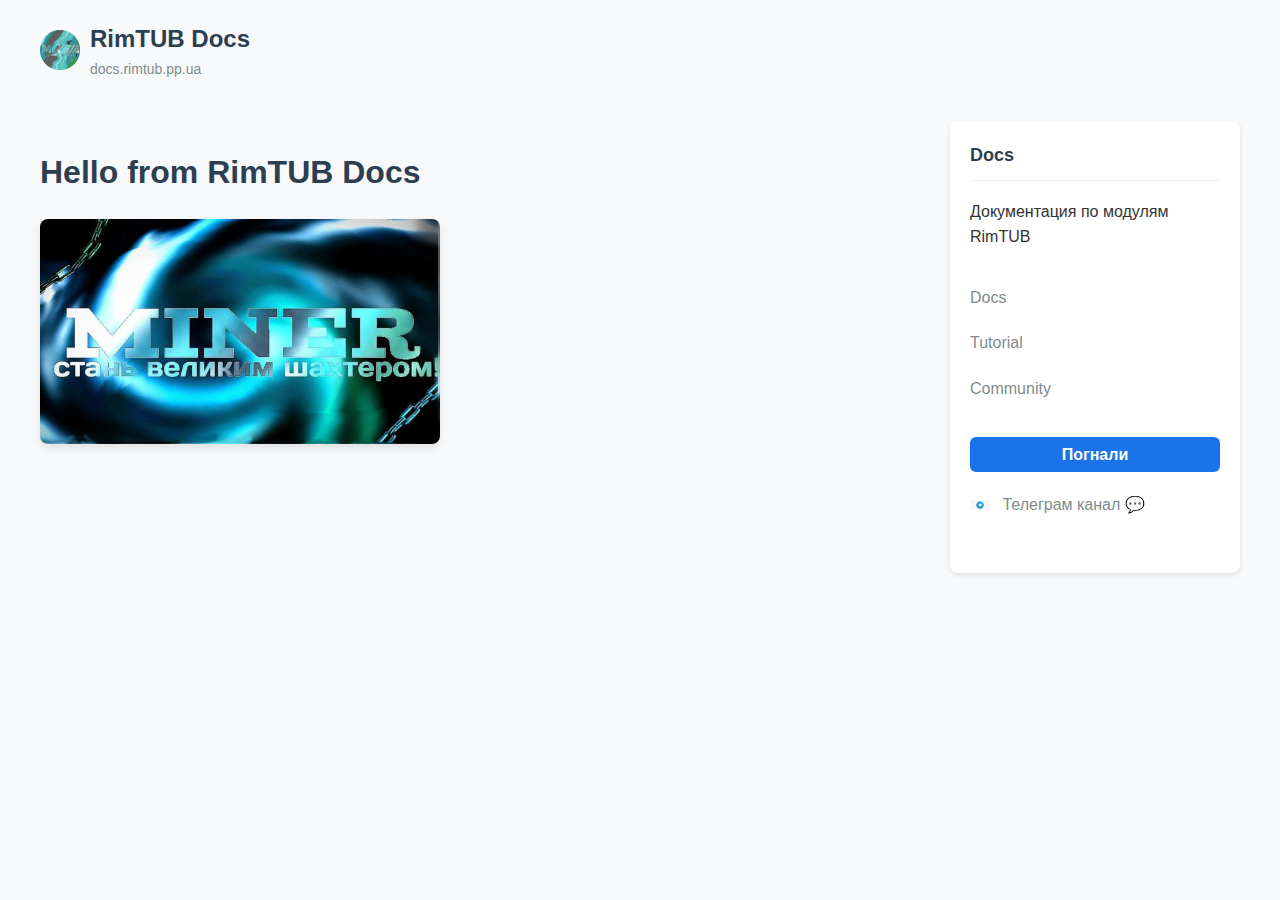
<file: index.html>
<!DOCTYPE html>
<html lang="ru">
<head>
    <meta charset="UTF-8">
    <meta name="viewport" content="width=device-width, initial-scale=1.0">
    <title>RimTUB Docs</title>
    <link rel="stylesheet" href="styles/main.css">
</head>
<body>
    <div class="container">
        <header class="header">
            <div class="logo">
                <img src="pics/logo.png" alt="RimTUB Logo">
                <div class="logo-text">
                    <h1>RimTUB Docs</h1>
                    <div class="domain">docs.rimtub.pp.ua</div>
                </div>
            </div>
        </header>

        <div class="main-content">
            <div class="welcome-section">
                <h2>Hello from RimTUB Docs</h2>
                <img src="pics/welcome-pic.jpg" alt="Welcome to RimTUB Docs" class="welcome-image">
            </div>

            <aside class="sidebar">
                <div class="sidebar-section">
                    <h3>Docs</h3>
                    <p>Документация по модулям RimTUB</p>
                </div>

                <div class="sidebar-section">
                    <ul>
                        <li><a href="#">Docs</a></li>
                        <li><a href="#">Tutorial</a></li>
                        <li><a href="#">Community</a></li>
                    </ul>
                </div>

                <div class="sidebar-section">
                    <a href="intro.html" class="action-button" style="background-color: #1a73e8; color: white; font-weight: bold;">Погнали</a>
                    <a href="https://t.me/rimtub" class="telegram-link" target="_blank">
                        <img src="pics/telegram.jpg" alt="Telegram">
                        Телеграм канал 💬
                    </a>
                </div>
            </aside>
        </div>
    </div>
</body>
</html>
</file>
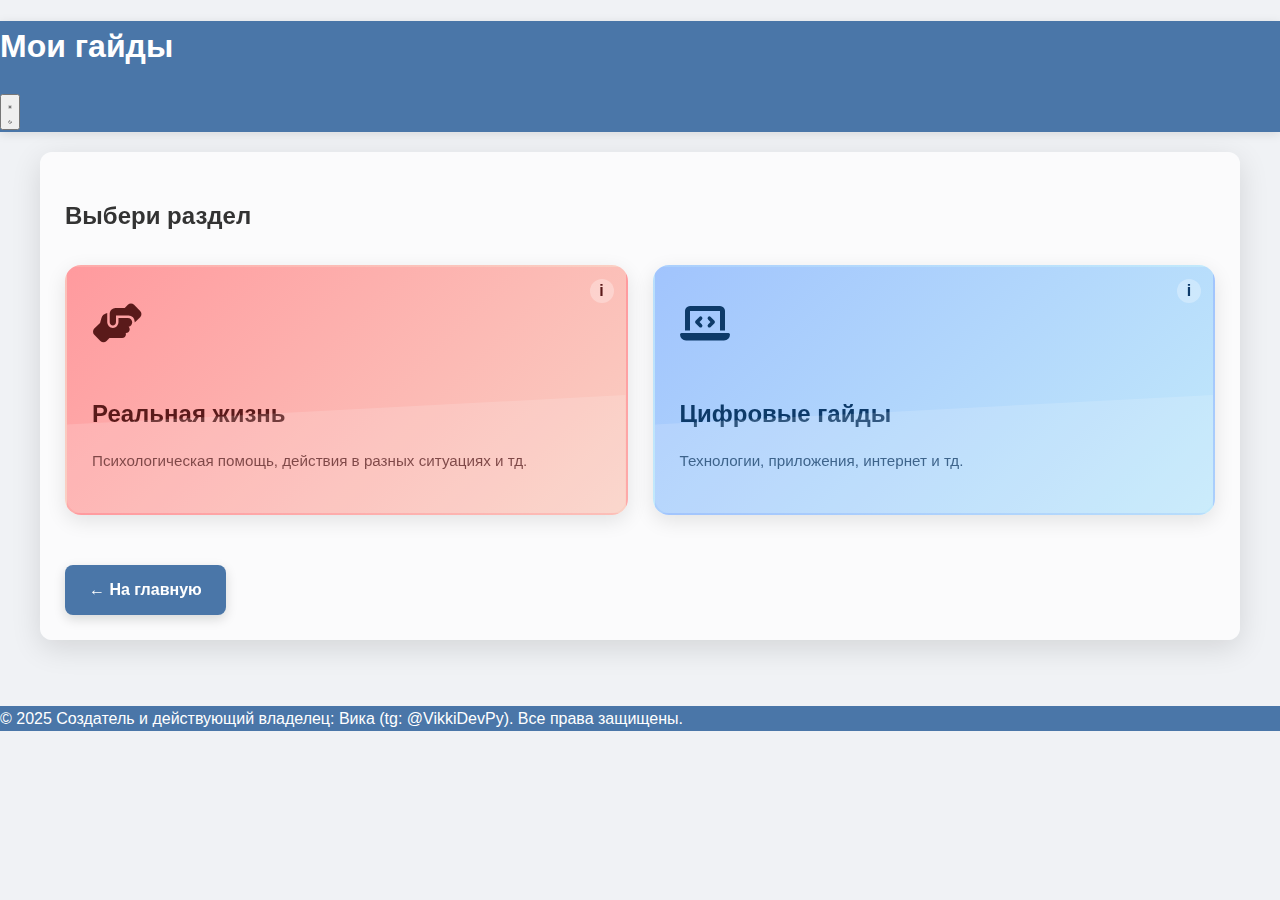
<file: guides-list/index.html>
<!DOCTYPE html>
<html lang="ru">
<head>
    <meta charset="UTF-8">
    <meta name="viewport" content="width=device-width, initial-scale=1.0">
    <title>Мои гайды</title>
    <link rel="stylesheet" href="../styles/main.css">
    <link rel="stylesheet" href="../styles/theme.css">
    <link rel="stylesheet" href="https://cdnjs.cloudflare.com/ajax/libs/font-awesome/6.4.0/css/all.min.css">
    <style>
        /* Стили для информационных иконок и подсказок */
        .info-icon {
            position: absolute;
            top: 12px;
            right: 12px;
            width: 24px;
            height: 24px;
            border-radius: 50%;
            background: rgba(255, 255, 255, 0.3);
            display: flex;
            align-items: center;
            justify-content: center;
            cursor: pointer;
            z-index: 3;
            transition: all 0.3s ease;
            font-weight: bold;
            font-size: 16px;
            color: currentColor;
        }

        .info-icon:hover {
            background: rgba(255, 255, 255, 0.5);
            transform: scale(1.1);
        }

        .tooltip {
            position: absolute;
            top: 50%;
            left: 50%;
            transform: translate(-50%, -50%);
            width: 280px;
            background: var(--content-bg);
            backdrop-filter: blur(10px);
            border-radius: 12px;
            box-shadow: var(--content-shadow);
            padding: 20px;
            z-index: 10;
            opacity: 0;
            pointer-events: none;
            transition: opacity 0.3s ease;
            border: var(--content-border, none);
        }

        .tooltip.visible {
            opacity: 1;
            pointer-events: auto;
        }

        .tooltip-header {
            display: flex;
            justify-content: space-between;
            align-items: center;
            margin-bottom: 12px;
        }

        .tooltip-title {
            font-size: 1.2rem;
            font-weight: bold;
            color: var(--text-color);
        }

        .tooltip-close {
            background: none;
            border: none;
            font-size: 1.5rem;
            cursor: pointer;
            color: var(--text-color);
            transition: transform 0.3s ease;
            line-height: 1;
        }

        .tooltip-close:hover {
            transform: rotate(90deg);
            color: var(--icon-primary);
        }

        .tooltip-content {
            color: var(--text-color);
            font-size: 0.95rem;
            line-height: 1.5;
        }

        .tooltip-content ul {
            padding-left: 20px;
            margin: 10px 0;
        }

        .tooltip-content li {
            margin-bottom: 5px;
        }

        .tooltip-timer {
            position: absolute;
            bottom: 0;
            left: 0;
            width: 100%;
            height: 4px;
            background: rgba(0, 0, 0, 0.1);
            border-radius: 0 0 12px 12px;
            overflow: hidden;
        }

        .tooltip-timer-bar {
            height: 100%;
            background: var(--icon-primary);
            width: 100%;
        }
    </style>
</head>
<body>
    <header>
        <h1>Мои гайды</h1>
        <button class="theme-toggle" id="themeToggle" aria-label="Переключить тему">
            <img src="../images/sun-icon.svg" alt="Светлая тема" class="icon icon-sun">
            <img src="../images/moon-icon.svg" alt="Тёмная тема" class="icon icon-moon">
        </button>
    </header>
    
    <main class="container">
        <section class="section">
            <div class="content">
                <h2>Выбери раздел</h2>
                
                <div class="guide-categories">
                    <!-- Кнопка "Реальная жизнь" -->
                    <a href="real-life/index.html" class="guide-category-button real-life">
                        <div class="button-icon">
                            <i class="fas fa-hands-helping"></i>
                        </div>
                        <div class="button-content">
                            <h3>Реальная жизнь</h3>
                            <p>Психологическая помощь, действия в разных ситуациях и тд.</p>
                        </div>
                        <div class="button-wave"></div>
                        
                        <!-- Иконка информации -->
                        <div class="info-icon" data-tooltip="real-life-tooltip">i</div>
                    </a>
                    
                    <!-- Кнопка "Цифровые гайды" -->
                    <a href="virtual-guides/index.html" class="guide-category-button digital">
                        <div class="button-icon">
                            <i class="fas fa-laptop-code"></i>
                        </div>
                        <div class="button-content">
                            <h3>Цифровые гайды</h3>
                            <p>Технологии, приложения, интернет и тд.</p>
                        </div>
                        <div class="button-wave"></div>
                        
                        <!-- Иконка информации -->
                        <div class="info-icon" data-tooltip="digital-tooltip">i</div>
                    </a>
                </div>
                
                <a href="../index.html" class="guide-button">← На главную</a>
            </div>
        </section>
    </main>
    
    <!-- Подсказка для "Реальная жизнь" -->
    <div class="tooltip" id="real-life-tooltip">
        <div class="tooltip-header">
            <div class="tooltip-title">Реальная жизнь</div>
            <button class="tooltip-close">&times;</button>
        </div>
        <div class="tooltip-content">
            <p>В этой разделе будут гайды по:</p>
            <ul>
                <li>Выживанию в разных условиях</li>
                <li>Финансам</li>
                <li>Поведению в разных ситуациях</li>
                <li>Прокачке своего тела</li>
                <li>Профилактике депрессии и тд.</li>
            </ul>
        </div>
        <div class="tooltip-timer">
            <div class="tooltip-timer-bar"></div>
        </div>
    </div>
    
    <!-- Подсказка для "Цифровые гайды" -->
    <div class="tooltip" id="digital-tooltip">
        <div class="tooltip-header">
            <div class="tooltip-title">Цифровые гайды</div>
            <button class="tooltip-close">&times;</button>
        </div>
        <div class="tooltip-content">
            <p>В этом разделе будут гайды по:</p>
            <ul>
                <li>Telegram ботам</li>
                <li>Играм</li>
                <li>Программтрованию</li>
                <li>Работе с компьютером</li>
                <li>Фишкам разных ОП</li>
            </ul>
        </div>
        <div class="tooltip-timer">
            <div class="tooltip-timer-bar"></div>
        </div>
    </div>
    
    <footer>
        <p>© 2025 Создатель и действующий владелец: Вика (tg: @VikkiDevPy). Все права защищены.</p>
    </footer>

    <script src="../scripts/main.js"></script>
    <script>
        document.addEventListener('DOMContentLoaded', function() {
            // Обработчики для информационных иконок
            const infoIcons = document.querySelectorAll('.info-icon');
            const tooltips = document.querySelectorAll('.tooltip');
            const closeButtons = document.querySelectorAll('.tooltip-close');
            
            let activeTooltip = null;
            let closeTimer = null;
            
            // Функция для показа подсказки
            function showTooltip(tooltipId) {
                // Скрываем предыдущую подсказку
                if (activeTooltip) {
                    activeTooltip.classList.remove('visible');
                }
                
                // Находим и показываем новую подсказку
                const tooltip = document.getElementById(tooltipId);
                if (tooltip) {
                    tooltip.classList.add('visible');
                    activeTooltip = tooltip;
                    
                    // Запускаем таймер закрытия
                    startAutoCloseTimer();
                    
                    // Анимация таймера
                    const timerBar = tooltip.querySelector('.tooltip-timer-bar');
                    timerBar.style.transition = 'width 10s linear';
                    timerBar.style.width = '0%';
                    
                    // Запускаем анимацию после небольшой задержки
                    setTimeout(() => {
                        timerBar.style.width = '100%';
                    }, 10);
                }
            }
            
            // Функция для скрытия подсказки
            function hideTooltip() {
                if (activeTooltip) {
                    activeTooltip.classList.remove('visible');
                    activeTooltip = null;
                    clearTimeout(closeTimer);
                }
            }
            
            // Таймер автоматического закрытия
            function startAutoCloseTimer() {
                clearTimeout(closeTimer);
                closeTimer = setTimeout(hideTooltip, 10000);
            }
            
            // Назначаем обработчики для иконок информации
            infoIcons.forEach(icon => {
                icon.addEventListener('click', function(e) {
                    e.preventDefault();
                    e.stopPropagation();
                    const tooltipId = this.getAttribute('data-tooltip');
                    showTooltip(tooltipId);
                });
            });
            
            // Назначаем обработчики для кнопок закрытия
            closeButtons.forEach(button => {
                button.addEventListener('click', function(e) {
                    e.stopPropagation();
                    hideTooltip();
                });
            });
            
            // Закрытие при клике вне подсказки
            document.addEventListener('click', function(e) {
                if (activeTooltip && !activeTooltip.contains(e.target)) {
                    hideTooltip();
                }
            });
            
            // Закрытие при нажатии Esc
            document.addEventListener('keydown', function(e) {
                if (e.key === 'Escape' && activeTooltip) {
                    hideTooltip();
                }
            });
        });
    </script>
</body>
</html>
</file>
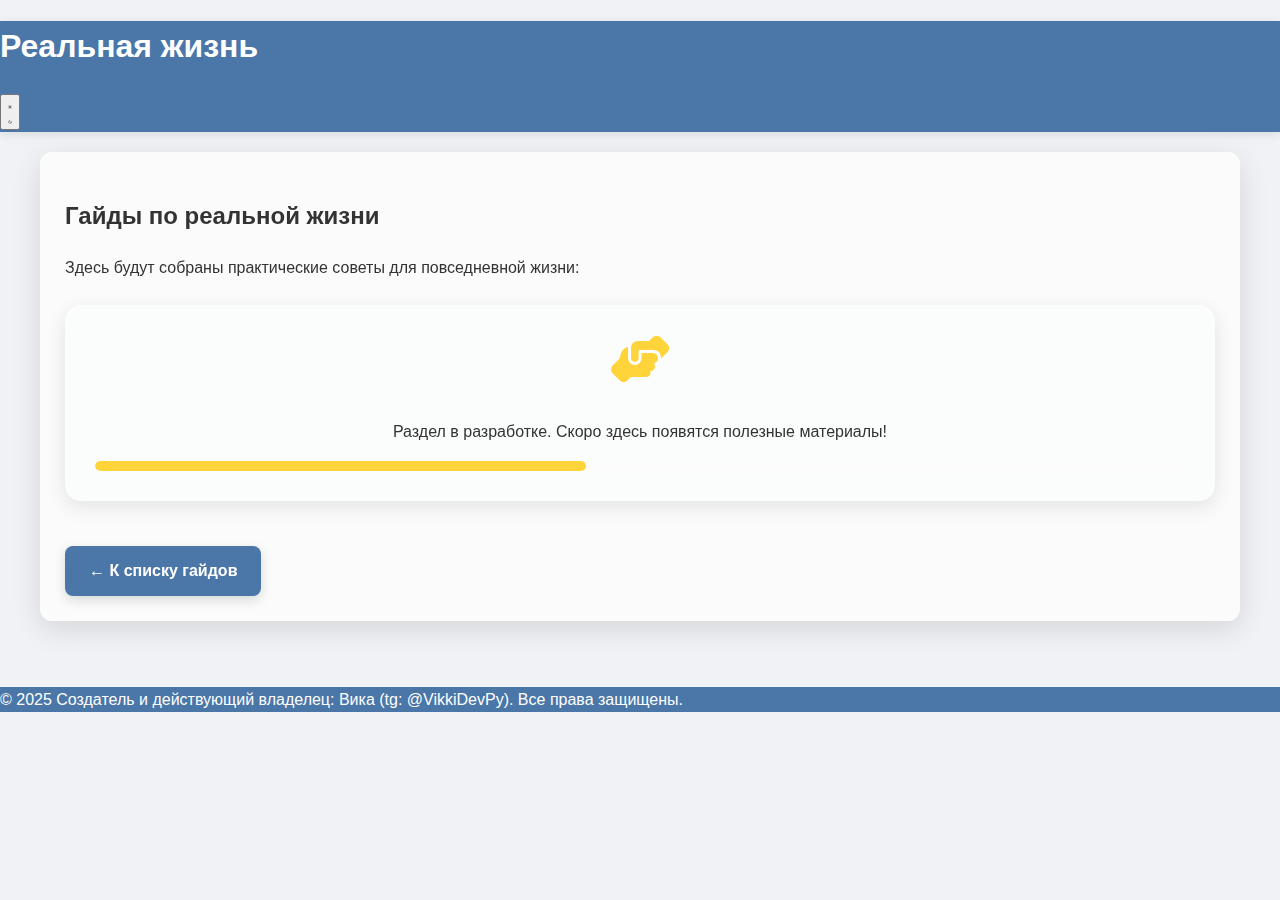
<file: guides-list/real-life/index.html>
<!DOCTYPE html>
<html lang="ru">
<head>
    <meta charset="UTF-8">
    <meta name="viewport" content="width=device-width, initial-scale=1.0">
    <title>Реальная жизнь</title>
    <link rel="stylesheet" href="../../styles/main.css">
    <link rel="stylesheet" href="../../styles/theme.css">
    <link rel="stylesheet" href="https://cdnjs.cloudflare.com/ajax/libs/font-awesome/6.4.0/css/all.min.css">
</head>
<body>
    <header>
        <h1>Реальная жизнь</h1>
        <button class="theme-toggle" id="themeToggle" aria-label="Переключить тему">
            <img src="../../images/sun-icon.svg" alt="Светлая тема" class="icon icon-sun">
            <img src="../../images/moon-icon.svg" alt="Тёмная тема" class="icon icon-moon">
        </button>
    </header>
    
    <main class="container">
        <section class="section">
            <div class="content">
                <h2>Гайды по реальной жизни</h2>
                <p>Здесь будут собраны практические советы для повседневной жизни:</p>
                
                <div class="coming-soon">
                    <i class="fas fa-hands-helping fa-3x"></i>
                    <p>Раздел в разработке. Скоро здесь появятся полезные материалы!</p>
                    <div class="progress-container">
                        <div class="progress-bar" style="width: 45%;"></div>
                    </div>
                </div>
                
                <a href="../index.html" class="guide-button">← К списку гайдов</a>
            </div>
        </section>
    </main>
    
    <footer>
        <p>© 2025 Создатель и действующий владелец: Вика (tg: @VikkiDevPy). Все права защищены.</p>
    </footer>

    <script src="../../scripts/main.js"></script>
</body>
</html>
</file>
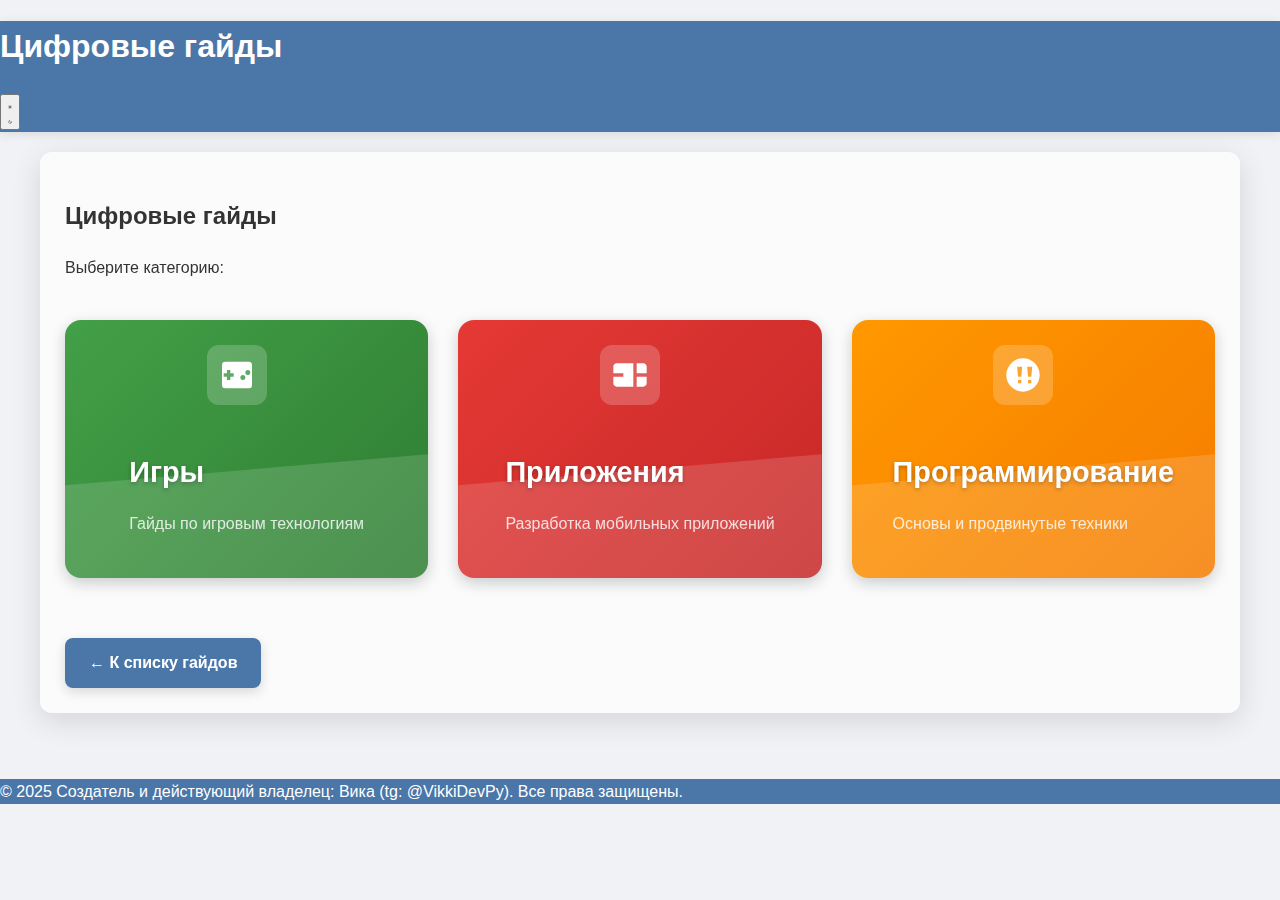
<file: guides-list/virtual-guides/index.html>
<!DOCTYPE html>
<html lang="ru">
<head>
    <meta charset="UTF-8">
    <meta name="viewport" content="width=device-width, initial-scale=1.0">
    <title>Цифровые гайды</title>
    <link rel="stylesheet" href="../../styles/main.css">
    <link rel="stylesheet" href="../../styles/theme.css">
    <link rel="stylesheet" href="https://cdnjs.cloudflare.com/ajax/libs/font-awesome/6.4.0/css/all.min.css">
    <style>
        .guide-categories {
            display: grid;
            grid-template-columns: repeat(auto-fit, minmax(300px, 1fr));
            gap: 30px;
            margin: 40px 0;
        }

        .guide-category-button {
            position: relative;
            display: flex;
            align-items: center;
            padding: 25px;
            border-radius: 16px;
            overflow: hidden;
            text-decoration: none;
            transition: all 0.4s ease;
            min-height: 120px;
            box-shadow: 0 5px 15px rgba(0, 0, 0, 0.2);
            z-index: 1;
            border: none;
            cursor: pointer;
        }

        .guide-category-button .button-icon {
            width: 60px;
            height: 60px;
            margin-right: 20px;
            display: flex;
            align-items: center;
            justify-content: center;
            border-radius: 12px;
            background: rgba(255, 255, 255, 0.2);
            transition: transform 0.3s ease;
        }

        .guide-category-button .button-icon svg {
            width: 40px;
            height: 40px;
            fill: white;
        }

        .guide-category-button .button-content h3 {
            font-size: 1.8rem;
            margin-bottom: 5px;
            z-index: 2;
            color: white;
            text-shadow: 0 2px 4px rgba(0, 0, 0, 0.3);
        }

        .guide-category-button .button-content p {
            font-size: 1rem;
            opacity: 0.9;
            z-index: 2;
            color: rgba(255, 255, 255, 0.9);
        }

        .guide-category-button .button-wave {
            position: absolute;
            bottom: 0;
            left: 0;
            width: 100%;
            height: 60%;
            background: rgba(255, 255, 255, 0.15);
            clip-path: polygon(0 40%, 100% 20%, 100% 100%, 0% 100%);
            z-index: 1;
            transition: all 0.5s ease;
        }

        /* Зеленая кнопка для Игр */
        .guide-category-button.games {
            background: linear-gradient(135deg, #43a047 0%, #2e7d32 100%);
        }

        .guide-category-button.games:hover {
            transform: translateY(-8px);
            box-shadow: 0 15px 30px rgba(67, 160, 71, 0.4);
        }

        /* Красная кнопка для Приложений */
        .guide-category-button.apps {
            background: linear-gradient(135deg, #e53935 0%, #c62828 100%);
        }

        .guide-category-button.apps:hover {
            transform: translateY(-8px);
            box-shadow: 0 15px 30px rgba(229, 57, 53, 0.4);
        }

        /* Оранжевая кнопка для Программирования */
        .guide-category-button.programming {
            background: linear-gradient(135deg, #ff9800 0%, #f57c00 100%);
        }

        .guide-category-button.programming:hover {
            transform: translateY(-8px);
            box-shadow: 0 15px 30px rgba(255, 152, 0, 0.4);
        }

        /* Адаптация для мобильных */
        @media (max-width: 600px) {
            .guide-categories {
                grid-template-columns: 1fr;
            }
            
            .guide-category-button {
                padding: 20px;
            }
            
            .guide-category-button .button-icon {
                width: 50px;
                height: 50px;
                margin-right: 15px;
            }
            
            .guide-category-button .button-icon svg {
                width: 30px;
                height: 30px;
            }
            
            .guide-category-button .button-content h3 {
                font-size: 1.5rem;
            }
        }
    </style>
</head>
<body>
    <header>
        <h1>Цифровые гайды</h1>
        <button class="theme-toggle" id="themeToggle" aria-label="Переключить тему">
            <img src="../../images/sun-icon.svg" alt="Светлая тема" class="icon icon-sun">
            <img src="../../images/moon-icon.svg" alt="Тёмная тема" class="icon icon-moon">
        </button>
    </header>
    
    <main class="container">
        <section class="section">
            <div class="content">
                <h2>Цифровые гайды</h2>
                <p>Выберите категорию:</p>
                
                <div class="guide-categories">
                    <!-- Кнопка Игры -->
                    <a href="games/index.html" class="guide-category-button games">
                        <div class="button-icon">
                            <svg viewBox="0 0 24 24">
                                <!-- Иконка джойстика -->
                                <path d="M21 6a2 2 0 0 0-2-2H5a2 2 0 0 0-2 2v12a2 2 0 0 0 2 2h14a2 2 0 0 0 2-2V6zm-10 7H8v2H6v-2H4v-2h2V9h2v2h2v2zm4.5 2a1.5 1.5 0 1 1 0-3 1.5 1.5 0 0 1 0 3zm3-3a1.5 1.5 0 1 1 0-3 1.5 1.5 0 0 1 0 3z"/>
                            </svg>
                        </div>
                        <div class="button-content">
                            <h3>Игры</h3>
                            <p>Гайды по игровым технологиям</p>
                        </div>
                        <div class="button-wave"></div>
                    </a>
                    
                    <!-- Кнопка Приложения -->
                    <a href="apps/index.html" class="guide-category-button apps">
                        <div class="button-icon">
                            <svg viewBox="0 0 24 24">
                                <!-- Иконка приложений -->
                                <path d="M16 11V5h4c1.1 0 2 .9 2 2v4h-6zm4 8c1.1 0 2-.9 2-2v-4h-6v6h4zM14 5v14H4c-1.1 0-2-.9-2-2v-4h6V5h6zM2 9V7c0-1.1.9-2 2-2h4v6H2z"/>
                            </svg>
                        </div>
                        <div class="button-content">
                            <h3>Приложения</h3>
                            <p>Разработка мобильных приложений</p>
                        </div>
                        <div class="button-wave"></div>
                    </a>
                    
                    <!-- Кнопка Программирование -->
                    <a href="programming/index.html" class="guide-category-button programming">
                        <div class="button-icon">
                            <svg viewBox="0 0 24 24">
                                <!-- Иконка пришельца -->
                                <path d="M12 2C6.48 2 2 6.48 2 12s4.48 10 10 10 10-4.48 10-10S17.52 2 12 2zm-1 15h-2v-2h2v2zm0-4h-2l-.5-6h3l-.5 6zm6 4h-2v-2h2v2zm0-4h-2l-.5-6h3l-.5 6z"/>
                            </svg>
                        </div>
                        <div class="button-content">
                            <h3>Программирование</h3>
                            <p>Основы и продвинутые техники</p>
                        </div>
                        <div class="button-wave"></div>
                    </a>
                </div>
                
                <a href="../index.html" class="guide-button">← К списку гайдов</a>
            </div>
        </section>
    </main>
    
    <footer>
        <p>© 2025 Создатель и действующий владелец: Вика (tg: @VikkiDevPy). Все права защищены.</p>
    </footer>

    <script src="../../scripts/main.js"></script>
</body>
</html>
</file>
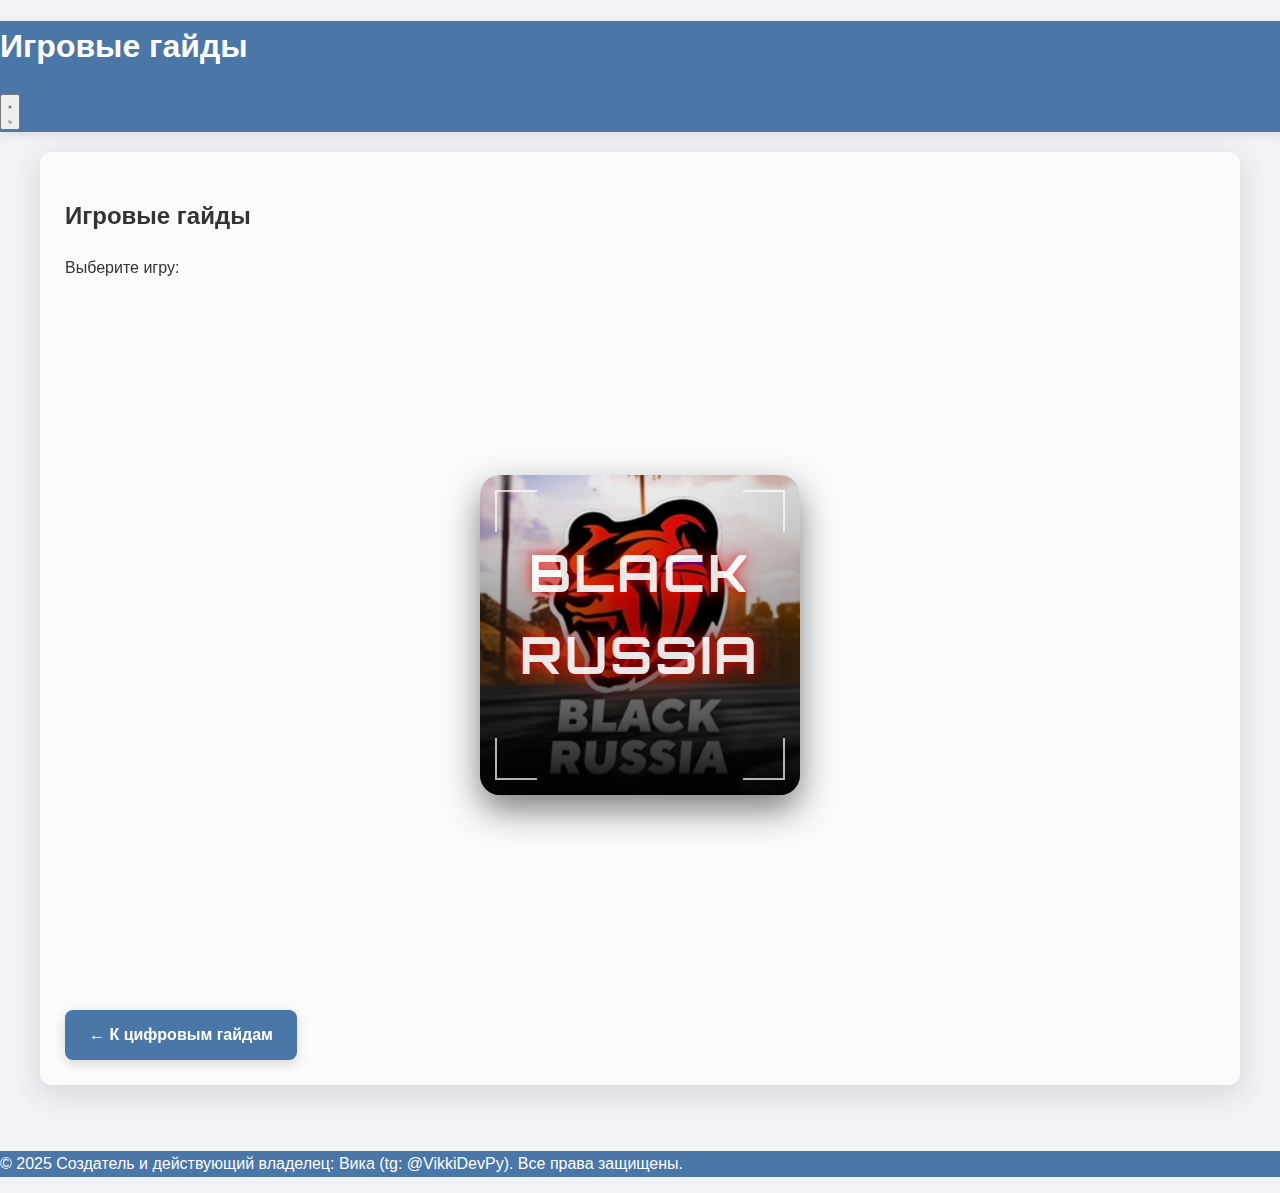
<file: guides-list/virtual-guides/game/index.html>
<!DOCTYPE html>
<html lang="ru">
<head>
    <meta charset="UTF-8">
    <meta name="viewport" content="width=device-width, initial-scale=1.0">
    <title>Игровые гайды</title>
    <link rel="stylesheet" href="../../../styles/main.css">
    <link rel="stylesheet" href="../../../styles/theme.css">
    <link rel="stylesheet" href="https://cdnjs.cloudflare.com/ajax/libs/font-awesome/6.4.0/css/all.min.css">
    <style>
        /* Подключение шрифта Orbitron */
        @font-face {
            font-family: 'Orbitron';
            src: url('../../../fonts/Orbitron.ttf') format('truetype');
            font-weight: bold;
            font-style: normal;
        }
        
        .black-russia-container {
            display: flex;
            justify-content: center;
            align-items: center;
            min-height: 70vh;
            margin: 40px 0;
            perspective: 1000px;
        }

        .black-russia-btn {
            position: relative;
            width: 320px;
            height: 320px;
            border-radius: 20px;
            overflow: hidden;
            display: block;
            cursor: pointer;
            transform-style: preserve-3d;
            transition: all 0.5s cubic-bezier(0.175, 0.885, 0.32, 1.275);
            box-shadow: 0 15px 35px rgba(0, 0, 0, 0.5);
        }

        .black-russia-btn:hover {
            transform: translateY(-15px) scale(1.03);
            box-shadow: 0 25px 50px rgba(0, 0, 0, 0.7);
        }

        .black-russia-bg {
            position: absolute;
            top: 0;
            left: 0;
            width: 100%;
            height: 100%;
            background-image: url('https://alinoo4ka.github.io/images/games/black-russia-bg.jpg');
            background-size: cover;
            background-position: center;
            z-index: 1;
            transition: transform 0.8s ease;
            transform: scale(1.1);
        }

        .black-russia-btn:hover .black-russia-bg {
            transform: scale(1.15);
        }

        /* Градиентное наложение */
        .black-russia-overlay {
            position: absolute;
            top: 0;
            left: 0;
            width: 100%;
            height: 100%;
            background: linear-gradient(
                to top, 
                rgba(0, 0, 0, 0.9) 0%, 
                rgba(0, 0, 0, 0.6) 30%, 
                rgba(0, 0, 0, 0.3) 60%, 
                rgba(0, 0, 0, 0) 100%
            );
            z-index: 2;
        }

        .black-russia-content {
            position: absolute;
            top: 0;
            left: 0;
            width: 100%;
            height: 100%;
            display: flex;
            flex-direction: column;
            justify-content: flex-end;
            align-items: center;
            padding: 30px;
            box-sizing: border-box;
            z-index: 3;
            text-align: center;
        }

        .black-russia-logo {
            font-family: 'Orbitron', sans-serif;
            font-size: 3.2rem;
            font-weight: bold;
            color: #ffffff;
            text-shadow: 
                0 0 10px rgba(255, 0, 0, 0.7),
                0 0 20px rgba(255, 0, 0, 0.5),
                0 0 30px rgba(255, 0, 0, 0.3);
            margin-bottom: 15px;
            letter-spacing: 3px;
            transform: translateY(20px);
            opacity: 0.9;
            transition: all 0.4s ease;
            text-transform: uppercase;
        }

        .black-russia-subtitle {
            font-family: 'Orbitron', sans-serif;
            color: #ffcccc;
            font-size: 1.1rem;
            text-shadow: 0 1px 3px rgba(0,0,0,0.7);
            max-width: 90%;
            line-height: 1.5;
            transform: translateY(20px);
            opacity: 0;
            transition: all 0.4s ease 0.1s;
            padding: 10px 0;
            border-top: 1px solid rgba(255, 255, 255, 0.2);
            border-bottom: 1px solid rgba(255, 255, 255, 0.2);
        }

        .black-russia-btn:hover .black-russia-logo {
            transform: translateY(0);
            opacity: 1;
            text-shadow: 
                0 0 15px rgba(255, 0, 0, 0.8),
                0 0 25px rgba(255, 0, 0, 0.6),
                0 0 35px rgba(255, 0, 0, 0.4);
        }

        .black-russia-btn:hover .black-russia-subtitle {
            transform: translateY(0);
            opacity: 1;
        }

        .corner-decoration {
            position: absolute;
            width: 40px;
            height: 40px;
            z-index: 4;
            transition: all 0.3s ease;
        }

        .corner-tl {
            top: 15px;
            left: 15px;
            border-top: 2px solid rgba(255, 255, 255, 0.7);
            border-left: 2px solid rgba(255, 255, 255, 0.7);
        }

        .corner-tr {
            top: 15px;
            right: 15px;
            border-top: 2px solid rgba(255, 255, 255, 0.7);
            border-right: 2px solid rgba(255, 255, 255, 0.7);
        }

        .corner-bl {
            bottom: 15px;
            left: 15px;
            border-bottom: 2px solid rgba(255, 255, 255, 0.7);
            border-left: 2px solid rgba(255, 255, 255, 0.7);
        }

        .corner-br {
            bottom: 15px;
            right: 15px;
            border-bottom: 2px solid rgba(255, 255, 255, 0.7);
            border-right: 2px solid rgba(255, 255, 255, 0.7);
        }

        .black-russia-btn:hover .corner-tl,
        .black-russia-btn:hover .corner-br {
            border-color: rgba(255, 0, 0, 0.9);
            transform: scale(1.1);
        }

        .black-russia-btn:hover .corner-tr,
        .black-russia-btn:hover .corner-bl {
            border-color: rgba(255, 0, 0, 0.9);
            transform: scale(1.1);
        }

        /* Адаптация для мобильных */
        @media (max-width: 600px) {
            .black-russia-btn {
                width: 280px;
                height: 280px;
            }
            
            .black-russia-logo {
                font-size: 2.5rem;
            }
            
            .black-russia-subtitle {
                font-size: 1rem;
            }
        }
    </style>
</head>
<body>
    <header>
        <h1>Игровые гайды</h1>
        <button class="theme-toggle" id="themeToggle" aria-label="Переключить тему">
            <img src="../../../images/sun-icon.svg" alt="Светлая тема" class="icon icon-sun">
            <img src="../../../images/moon-icon.svg" alt="Тёмная тема" class="icon icon-moon">
        </button>
    </header>
    
    <main class="container">
        <section class="section">
            <div class="content">
                <h2>Игровые гайды</h2>
                <p>Выберите игру:</p>
                
                <div class="black-russia-container">
                    <a href="black-russia.html" class="black-russia-btn">
                        <div class="black-russia-bg"></div>
                        <div class="black-russia-overlay"></div>
                        <div class="corner-decoration corner-tl"></div>
                        <div class="corner-decoration corner-tr"></div>
                        <div class="corner-decoration corner-bl"></div>
                        <div class="corner-decoration corner-br"></div>
                        <div class="black-russia-content">
                            <div class="black-russia-logo">BLACK RUSSIA</div>
                            <div class="black-russia-subtitle">Гайды, секреты и стратегии игры</div>
                        </div>
                    </a>
                </div>
                
                <div class="back-button">
                    <a href="../index.html" class="guide-button">← К цифровым гайдам</a>
                </div>
            </div>
        </section>
    </main>
    
    <footer>
        <p>© 2025 Создатель и действующий владелец: Вика (tg: @VikkiDevPy). Все права защищены.</p>
    </footer>

    <script src="../../../scripts/main.js"></script>
</body>
</html>
</file>
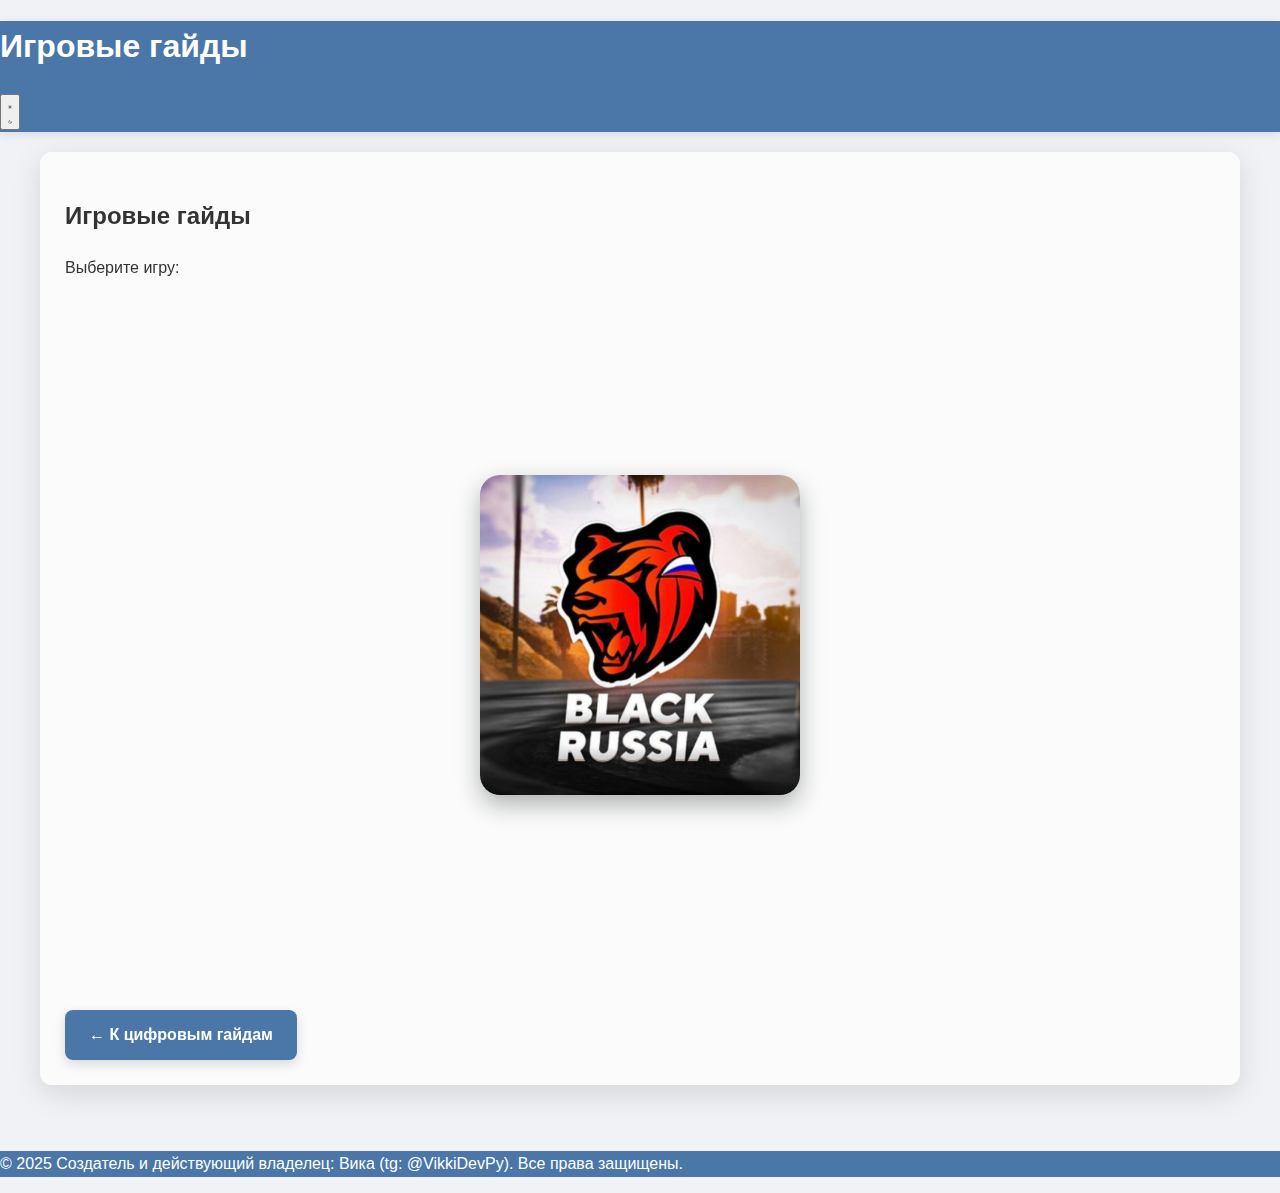
<file: guides-list/virtual-guides/games/index.html>
<!DOCTYPE html>
<html lang="ru">
<head>
    <meta charset="UTF-8">
    <meta name="viewport" content="width=device-width, initial-scale=1.0">
    <title>Игровые гайды</title>
    <link rel="stylesheet" href="../../../styles/main.css">
    <link rel="stylesheet" href="../../../styles/theme.css">
    <link rel="stylesheet" href="https://cdnjs.cloudflare.com/ajax/libs/font-awesome/6.4.0/css/all.min.css">
    <style>
        .black-russia-container {
            display: flex;
            justify-content: center;
            align-items: center;
            min-height: 70vh;
            margin: 40px 0;
        }

        .black-russia-btn {
            position: relative;
            width: 320px;
            height: 320px;
            border-radius: 20px;
            overflow: hidden;
            display: block;
            cursor: pointer;
            transition: all 0.3s ease;
            box-shadow: 0 10px 25px rgba(0, 0, 0, 0.3);
        }

        .black-russia-btn:hover {
            transform: scale(1.05);
            box-shadow: 0 15px 35px rgba(0, 0, 0, 0.4);
        }

        .black-russia-bg {
            position: absolute;
            top: 0;
            left: 0;
            width: 100%;
            height: 100%;
            background-image: url('https://alinoo4ka.github.io/images/games/black-russia-bg.jpg');
            background-size: cover;
            background-position: center;
        }

        /* Адаптация для мобильных */
        @media (max-width: 600px) {
            .black-russia-btn {
                width: 280px;
                height: 280px;
            }
        }
    </style>
</head>
<body>
    <header>
        <h1>Игровые гайды</h1>
        <button class="theme-toggle" id="themeToggle" aria-label="Переключить тему">
            <img src="../../../images/sun-icon.svg" alt="Светлая тема" class="icon icon-sun">
            <img src="../../../images/moon-icon.svg" alt="Тёмная тема" class="icon icon-moon">
        </button>
    </header>
    
    <main class="container">
        <section class="section">
            <div class="content">
                <h2>Игровые гайды</h2>
                <p>Выберите игру:</p>
                
                <div class="black-russia-container">
                    <a href="black-russia.html" class="black-russia-btn">
                        <div class="black-russia-bg"></div>
                    </a>
                </div>
                
                <div class="back-button">
                    <a href="../index.html" class="guide-button">← К цифровым гайдам</a>
                </div>
            </div>
        </section>
    </main>
    
    <footer>
        <p>© 2025 Создатель и действующий владелец: Вика (tg: @VikkiDevPy). Все права защищены.</p>
    </footer>

    <script src="../../../scripts/main.js"></script>
</body>
</html>
</file>
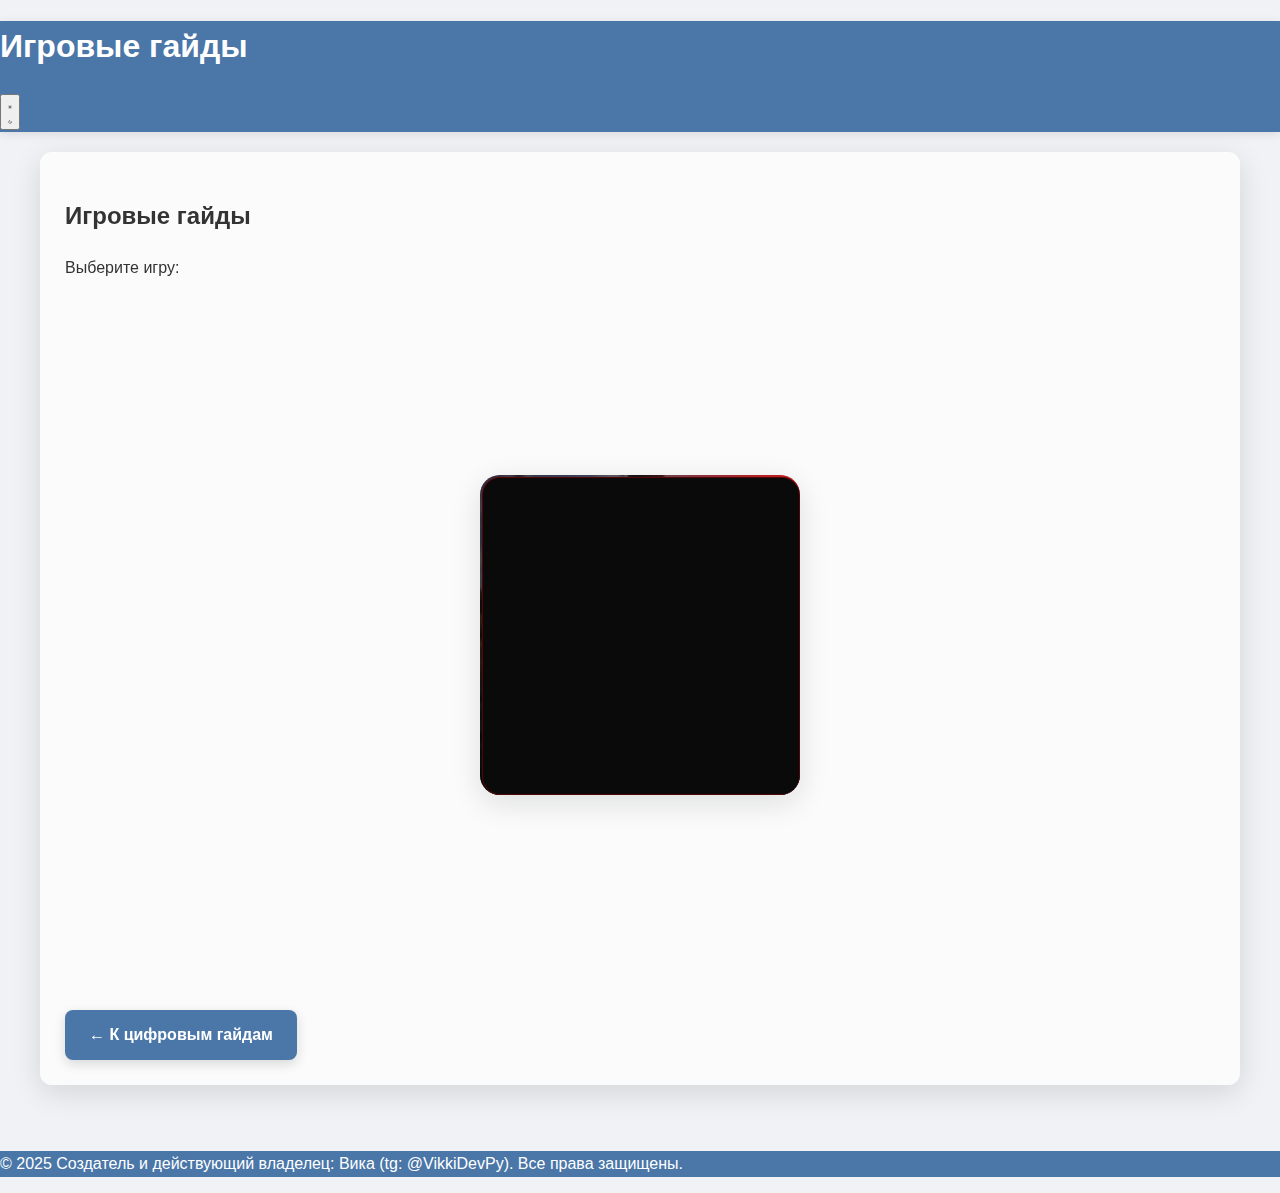
<file: games.html>
<!DOCTYPE html>
<html lang="ru">
<head>
    <meta charset="UTF-8">
    <meta name="viewport" content="width=device-width, initial-scale=1.0">
    <title>Игровые гайды</title>
    <link rel="stylesheet" href="styles/main.css">
    <link rel="stylesheet" href="styles/theme.css">
    <link rel="stylesheet" href="https://cdnjs.cloudflare.com/ajax/libs/font-awesome/6.4.0/css/all.min.css">
    <style>
        :root {
            --br-bg-color: #0a0a0a;
            --br-overlay-color: rgba(0, 0, 0, 0.8);
            --br-text-color: #fff;
            --br-text-shadow: rgba(255, 0, 0, 0.7);
            --br-pulse-color: rgba(139, 0, 0, 0.2);
            --br-border-color: rgba(255, 0, 0, 0.3);
        }

        .dark-theme {
            --br-bg-color: #1a1a2e;
            --br-overlay-color: rgba(26, 26, 46, 0.6);
            --br-text-color: #e6e6ff;
            --br-text-shadow: rgba(255, 0, 0, 0.8);
            --br-pulse-color: rgba(200, 0, 0, 0.3);
            --br-border-color: rgba(255, 0, 0, 0.4);
        }

        .black-russia-container {
            display: flex;
            justify-content: center;
            align-items: center;
            min-height: 70vh;
            margin: 40px 0;
        }

        .black-russia-btn {
            position: relative;
            width: 320px;
            height: 320px;
            border-radius: 20px;
            overflow: hidden;
            box-shadow: var(--content-shadow);
            transform-style: preserve-3d;
            perspective: 1000px;
            cursor: pointer;
            transition: all 0.6s cubic-bezier(0.175, 0.885, 0.32, 1.275);
        }

        .black-russia-btn:hover {
            transform: translateY(-15px) scale(1.05);
            box-shadow: var(--button-hover-shadow);
        }

        .black-russia-bg {
            position: absolute;
            top: 0;
            left: 0;
            width: 100%;
            height: 100%;
            background-image: url('images/games/black-russia-bg.png');
            background-size: cover;
            background-position: center;
            z-index: 1;
            transition: transform 0.5s ease;
        }

        .black-russia-btn:hover .black-russia-bg {
            transform: scale(1.1);
        }

        .black-russia-overlay {
            position: absolute;
            top: 0;
            left: 0;
            width: 100%;
            height: 100%;
            background: linear-gradient(45deg, var(--br-overlay-color) 0%, rgba(26, 26, 46, 0.6) 100%);
            z-index: 2;
            transition: background 0.3s ease;
        }

        .black-russia-btn:hover .black-russia-overlay {
            background: linear-gradient(45deg, rgba(0, 0, 0, 0.6) 0%, rgba(26, 26, 46, 0.4) 100%);
        }

        .black-russia-content {
            position: absolute;
            top: 0;
            left: 0;
            width: 100%;
            height: 100%;
            display: flex;
            flex-direction: column;
            justify-content: center;
            align-items: center;
            padding: 30px;
            box-sizing: border-box;
            z-index: 3;
            transform: translateZ(30px);
        }

        .black-russia-logo {
            font-size: 3.5rem;
            font-weight: bold;
            color: var(--br-text-color);
            text-shadow: 0 0 15px var(--br-text-shadow);
            margin-bottom: 20px;
            text-align: center;
            letter-spacing: 2px;
        }

        .black-russia-subtitle {
            color: var(--icon-hover);
            font-size: 1.2rem;
            text-align: center;
            max-width: 80%;
            text-shadow: 0 2px 5px rgba(0, 0, 0, 0.5);
        }

        .black-russia-btn::before {
            content: '';
            position: absolute;
            top: 0;
            left: 0;
            width: 100%;
            height: 100%;
            background: radial-gradient(circle at center, rgba(139, 0, 0, 0.4) 0%, rgba(0, 0, 0, 0) 70%);
            z-index: 4;
            opacity: 0;
            transition: opacity 0.4s ease;
        }

        .black-russia-btn:hover::before {
            opacity: 1;
        }

        .black-russia-btn::after {
            content: '';
            position: absolute;
            top: -50%;
            left: -50%;
            width: 200%;
            height: 200%;
            background: conic-gradient(
                transparent,
                rgba(255, 0, 0, 0.8),
                transparent 30%
            );
            z-index: 5;
            animation: rotate 3s linear infinite;
        }

        @keyframes rotate {
            100% {
                transform: rotate(360deg);
            }
        }

        .black-russia-btn:hover::after {
            animation: rotate 1.5s linear infinite;
        }

        .black-russia-inner {
            position: absolute;
            top: 2px;
            left: 2px;
            width: calc(100% - 4px);
            height: calc(100% - 4px);
            background: var(--br-bg-color);
            border-radius: 18px;
            z-index: 6;
            display: flex;
            justify-content: center;
            align-items: center;
            border: 1px solid var(--br-border-color);
        }

        .pulse {
            position: absolute;
            width: 100%;
            height: 100%;
            border-radius: 20px;
            z-index: 0;
            background: var(--br-pulse-color);
            opacity: 0;
            animation: pulse 3s infinite;
        }

        @keyframes pulse {
            0% {
                transform: scale(0.95);
                opacity: 0.8;
            }
            70% {
                transform: scale(1.1);
                opacity: 0;
            }
            100% {
                transform: scale(0.95);
                opacity: 0;
            }
        }

        .back-button {
            margin-top: 40px;
        }

        /* Адаптация для мобильных */
        @media (max-width: 600px) {
            .black-russia-btn {
                width: 280px;
                height: 280px;
            }
            
            .black-russia-logo {
                font-size: 2.8rem;
            }
        }
    </style>
</head>
<body>
    <header>
        <h1>Игровые гайды</h1>
        <button class="theme-toggle" id="themeToggle" aria-label="Переключить тему">
            <img src="images/sun-icon.svg" alt="Светлая тема" class="icon icon-sun">
            <img src="images/moon-icon.svg" alt="Тёмная тема" class="icon icon-moon">
        </button>
    </header>
    
    <main class="container">
        <section class="section">
            <div class="content">
                <h2>Игровые гайды</h2>
                <p>Выберите игру:</p>
                
                <div class="black-russia-container">
                    <a href="black-russia.html" class="black-russia-btn">
                        <div class="pulse"></div>
                        <div class="black-russia-bg"></div>
                        <div class="black-russia-overlay"></div>
                        <div class="black-russia-content">
                            <div class="black-russia-logo">BLACK RUSSIA</div>
                            <div class="black-russia-subtitle">Гайды, секреты и стратегии игры</div>
                        </div>
                        <div class="black-russia-inner"></div>
                    </a>
                </div>
                
                <div class="back-button">
                    <a href="virtual-guides.html" class="guide-button">← К цифровым гайдам</a>
                </div>
            </div>
        </section>
    </main>
    
    <footer>
        <p>© 2025 Создатель и действующий владелец: Вика (tg: @VikkiDevPy). Все права защищены.</p>
    </footer>

    <script src="scripts/main.js"></script>
</body>
</html>
</file>
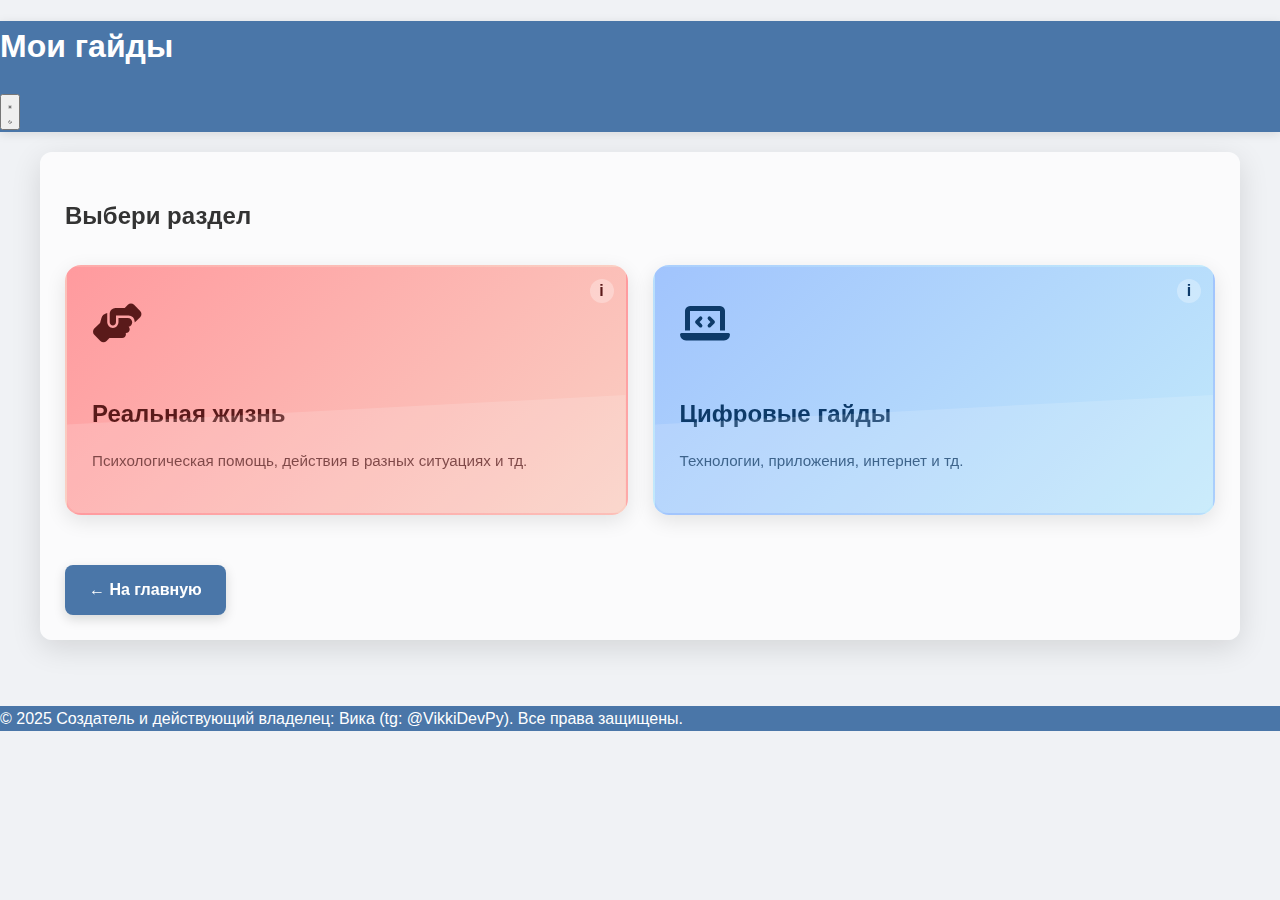
<file: guides-list.html>
<!DOCTYPE html>
<html lang="ru">
<head>
    <meta charset="UTF-8">
    <meta name="viewport" content="width=device-width, initial-scale=1.0">
    <title>Мои гайды</title>
    <link rel="stylesheet" href="styles/main.css">
    <link rel="stylesheet" href="styles/theme.css">
    <link rel="stylesheet" href="https://cdnjs.cloudflare.com/ajax/libs/font-awesome/6.4.0/css/all.min.css">
    <style>
        /* Стили для информационных иконок и подсказок */
        .info-icon {
            position: absolute;
            top: 12px;
            right: 12px;
            width: 24px;
            height: 24px;
            border-radius: 50%;
            background: rgba(255, 255, 255, 0.3);
            display: flex;
            align-items: center;
            justify-content: center;
            cursor: pointer;
            z-index: 3;
            transition: all 0.3s ease;
            font-weight: bold;
            font-size: 16px;
            color: currentColor;
        }

        .info-icon:hover {
            background: rgba(255, 255, 255, 0.5);
            transform: scale(1.1);
        }

        .tooltip {
            position: absolute;
            top: 50%;
            left: 50%;
            transform: translate(-50%, -50%);
            width: 280px;
            background: var(--content-bg);
            backdrop-filter: blur(10px);
            border-radius: 12px;
            box-shadow: var(--content-shadow);
            padding: 20px;
            z-index: 10;
            opacity: 0;
            pointer-events: none;
            transition: opacity 0.3s ease;
            border: var(--content-border, none);
        }

        .tooltip.visible {
            opacity: 1;
            pointer-events: auto;
        }

        .tooltip-header {
            display: flex;
            justify-content: space-between;
            align-items: center;
            margin-bottom: 12px;
        }

        .tooltip-title {
            font-size: 1.2rem;
            font-weight: bold;
            color: var(--text-color);
        }

        .tooltip-close {
            background: none;
            border: none;
            font-size: 1.5rem;
            cursor: pointer;
            color: var(--text-color);
            transition: transform 0.3s ease;
            line-height: 1;
        }

        .tooltip-close:hover {
            transform: rotate(90deg);
            color: var(--icon-primary);
        }

        .tooltip-content {
            color: var(--text-color);
            font-size: 0.95rem;
            line-height: 1.5;
        }

        .tooltip-content ul {
            padding-left: 20px;
            margin: 10px 0;
        }

        .tooltip-content li {
            margin-bottom: 5px;
        }

        .tooltip-timer {
            position: absolute;
            bottom: 0;
            left: 0;
            width: 100%;
            height: 4px;
            background: rgba(0, 0, 0, 0.1);
            border-radius: 0 0 12px 12px;
            overflow: hidden;
        }

        .tooltip-timer-bar {
            height: 100%;
            background: var(--icon-primary);
            width: 100%;
        }
    </style>
</head>
<body>
    <header>
        <h1>Мои гайды</h1>
        <button class="theme-toggle" id="themeToggle" aria-label="Переключить тему">
            <img src="images/sun-icon.svg" alt="Светлая тема" class="icon icon-sun">
            <img src="images/moon-icon.svg" alt="Тёмная тема" class="icon icon-moon">
        </button>
    </header>
    
    <main class="container">
        <section class="section">
            <div class="content">
                <h2>Выбери раздел</h2>
                
                <div class="guide-categories">
                    <!-- Кнопка "Реальная жизнь" -->
                    <a href="real-life.html" class="guide-category-button real-life">
                        <div class="button-icon">
                            <i class="fas fa-hands-helping"></i>
                        </div>
                        <div class="button-content">
                            <h3>Реальная жизнь</h3>
                            <p>Психологическая помощь, действия в разных ситуациях и тд.</p>
                        </div>
                        <div class="button-wave"></div>
                        
                        <!-- Иконка информации -->
                        <div class="info-icon" data-tooltip="real-life-tooltip">i</div>
                    </a>
                    
                    <!-- Кнопка "Цифровые гайды" -->
                    <a href="virtual-guides.html" class="guide-category-button digital">
                        <div class="button-icon">
                            <i class="fas fa-laptop-code"></i>
                        </div>
                        <div class="button-content">
                            <h3>Цифровые гайды</h3>
                            <p>Технологии, приложения, интернет и тд.</p>
                        </div>
                        <div class="button-wave"></div>
                        
                        <!-- Иконка информации -->
                        <div class="info-icon" data-tooltip="digital-tooltip">i</div>
                    </a>
                </div>
                
                <a href="index.html" class="guide-button">← На главную</a>
            </div>
        </section>
    </main>
    
    <!-- Подсказка для "Реальная жизнь" -->
    <div class="tooltip" id="real-life-tooltip">
        <div class="tooltip-header">
            <div class="tooltip-title">Реальная жизнь</div>
            <button class="tooltip-close">&times;</button>
        </div>
        <div class="tooltip-content">
            <p>В этой разделе будут гайды по:</p>
            <ul>
                <li>Выживанию в разных условиях</li>
                <li>Финансам</li>
                <li>Поведению в разных ситуациях</li>
                <li>Прокачке своего тела</li>
                <li>Профилактике депрессии и тд.</li>
            </ul>
        </div>
        <div class="tooltip-timer">
            <div class="tooltip-timer-bar"></div>
        </div>
    </div>
    
    <!-- Подсказка для "Цифровые гайды" -->
    <div class="tooltip" id="digital-tooltip">
        <div class="tooltip-header">
            <div class="tooltip-title">Цифровые гайды</div>
            <button class="tooltip-close">&times;</button>
        </div>
        <div class="tooltip-content">
            <p>В этом разделе будут гайды по:</p>
            <ul>
                <li>Telegram ботам</li>
                <li>Играм</li>
                <li>Программтрованию</li>
                <li>Работе с компьютером</li>
                <li>Фишкам разных ОП</li>
            </ul>
        </div>
        <div class="tooltip-timer">
            <div class="tooltip-timer-bar"></div>
        </div>
    </div>
    
    <footer>
        <p>© 2025 Создатель и действующий владелец: Вика (tg: @VikkiDevPy). Все права защищены.</p>
    </footer>

    <script src="scripts/main.js"></script>
    <script>
        document.addEventListener('DOMContentLoaded', function() {
            // Обработчики для информационных иконок
            const infoIcons = document.querySelectorAll('.info-icon');
            const tooltips = document.querySelectorAll('.tooltip');
            const closeButtons = document.querySelectorAll('.tooltip-close');
            
            let activeTooltip = null;
            let closeTimer = null;
            
            // Функция для показа подсказки
            function showTooltip(tooltipId) {
                // Скрываем предыдущую подсказку
                if (activeTooltip) {
                    activeTooltip.classList.remove('visible');
                }
                
                // Находим и показываем новую подсказку
                const tooltip = document.getElementById(tooltipId);
                if (tooltip) {
                    tooltip.classList.add('visible');
                    activeTooltip = tooltip;
                    
                    // Запускаем таймер закрытия
                    startAutoCloseTimer();
                    
                    // Анимация таймера
                    const timerBar = tooltip.querySelector('.tooltip-timer-bar');
                    timerBar.style.transition = 'width 10s linear';
                    timerBar.style.width = '0%';
                    
                    // Запускаем анимацию после небольшой задержки
                    setTimeout(() => {
                        timerBar.style.width = '100%';
                    }, 10);
                }
            }
            
            // Функция для скрытия подсказки
            function hideTooltip() {
                if (activeTooltip) {
                    activeTooltip.classList.remove('visible');
                    activeTooltip = null;
                    clearTimeout(closeTimer);
                }
            }
            
            // Таймер автоматического закрытия
            function startAutoCloseTimer() {
                clearTimeout(closeTimer);
                closeTimer = setTimeout(hideTooltip, 10000);
            }
            
            // Назначаем обработчики для иконок информации
            infoIcons.forEach(icon => {
                icon.addEventListener('click', function(e) {
                    e.preventDefault();
                    e.stopPropagation();
                    const tooltipId = this.getAttribute('data-tooltip');
                    showTooltip(tooltipId);
                });
            });
            
            // Назначаем обработчики для кнопок закрытия
            closeButtons.forEach(button => {
                button.addEventListener('click', function(e) {
                    e.stopPropagation();
                    hideTooltip();
                });
            });
            
            // Закрытие при клике вне подсказки
            document.addEventListener('click', function(e) {
                if (activeTooltip && !activeTooltip.contains(e.target)) {
                    hideTooltip();
                }
            });
            
            // Закрытие при нажатии Esc
            document.addEventListener('keydown', function(e) {
                if (e.key === 'Escape' && activeTooltip) {
                    hideTooltip();
                }
            });
        });
    </script>
</body>
</html>
</file>
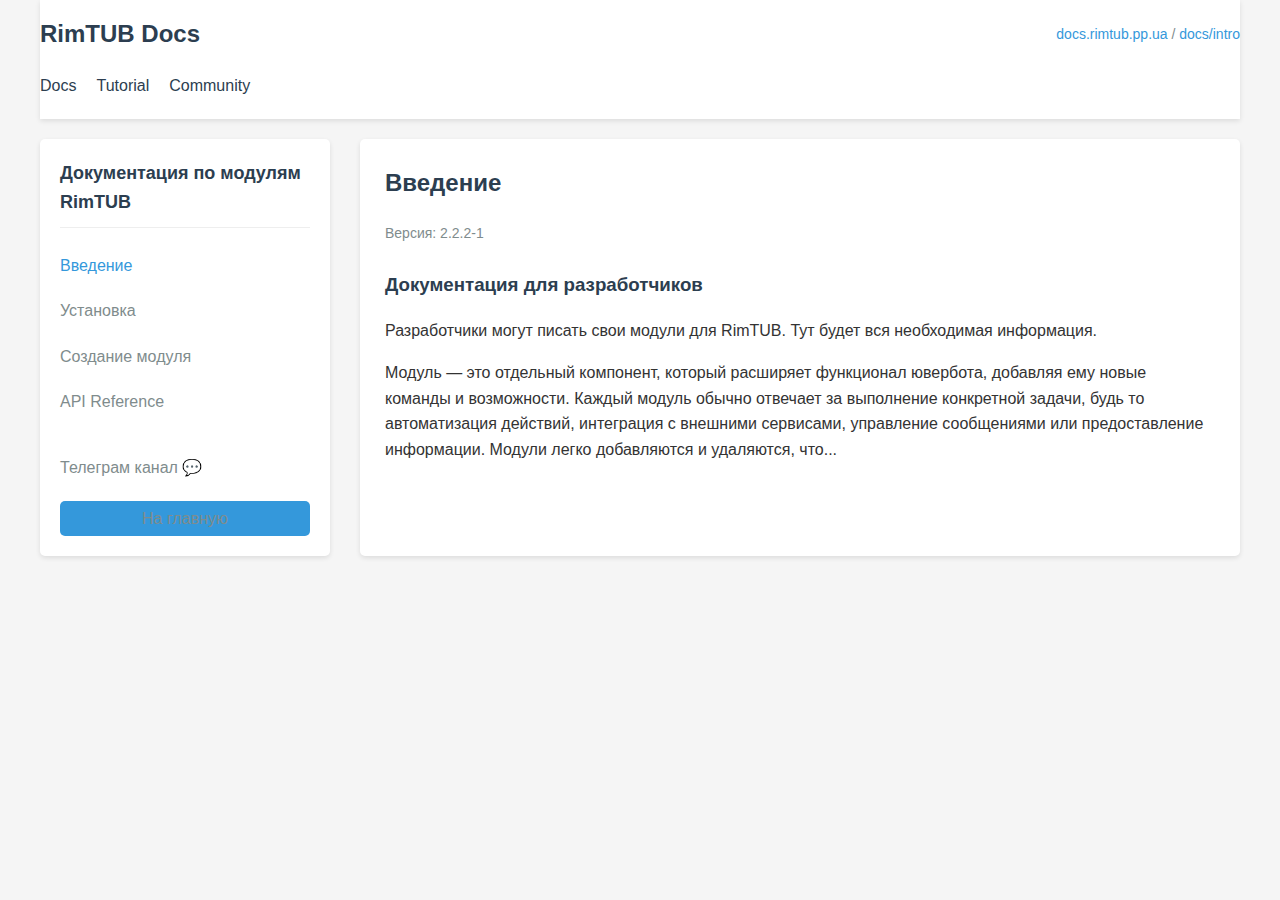
<file: intro.html>
<!DOCTYPE html>
<html lang="ru">
<head>
    <meta charset="UTF-8">
    <meta name="viewport" content="width=device-width, initial-scale=1.0">
    <title>Введение | RimTUB Docs</title>
    <link rel="stylesheet" href="styles/intro.css">
</head>
<body>
    <div class="container">
        <header class="header">
            <div class="header-top">
                <h1>RimTUB Docs</h1>
                <div class="breadcrumbs">
                    <a href="index.html">docs.rimtub.pp.ua</a> / 
                    <a href="intro.html">docs/intro</a>
                </div>
            </div>
            <nav class="navbar">
                <a href="#">Docs</a>
                <a href="#">Tutorial</a>
                <a href="#">Community</a>
            </nav>
        </header>

        <div class="content-wrapper">
            <aside class="sidebar">
                <h3>Документация по модулям RimTUB</h3>
                <ul>
                    <li><a href="intro.html" class="active">Введение</a></li>
                    <li><a href="#">Установка</a></li>
                    <li><a href="#">Создание модуля</a></li>
                    <li><a href="#">API Reference</a></li>
                </ul>
                <div class="sidebar-footer">
                    <a href="#" class="telegram-link">Телеграм канал 💬</a>
                    <a href="index.html" class="action-button">На главную</a>
                </div>
            </aside>

            <main class="main-content">
                <h2>Введение</h2>
                <div class="version">Версия: 2.2.2-1</div>
                
                <article>
                    <h3>Документация для разработчиков</h3>
                    <p>Разработчики могут писать свои модули для RimTUB. Тут будет вся необходимая информация.</p>
                    
                    <p>Модуль — это отдельный компонент, который расширяет функционал ювербота, добавляя ему новые команды и возможности. Каждый модуль обычно отвечает за выполнение конкретной задачи, будь то автоматизация действий, интеграция с внешними сервисами, управление сообщениями или предоставление информации. Модули легко добавляются и удаляются, что...</p>
                </article>
            </main>
        </div>
    </div>
</body>
</html>
</file>
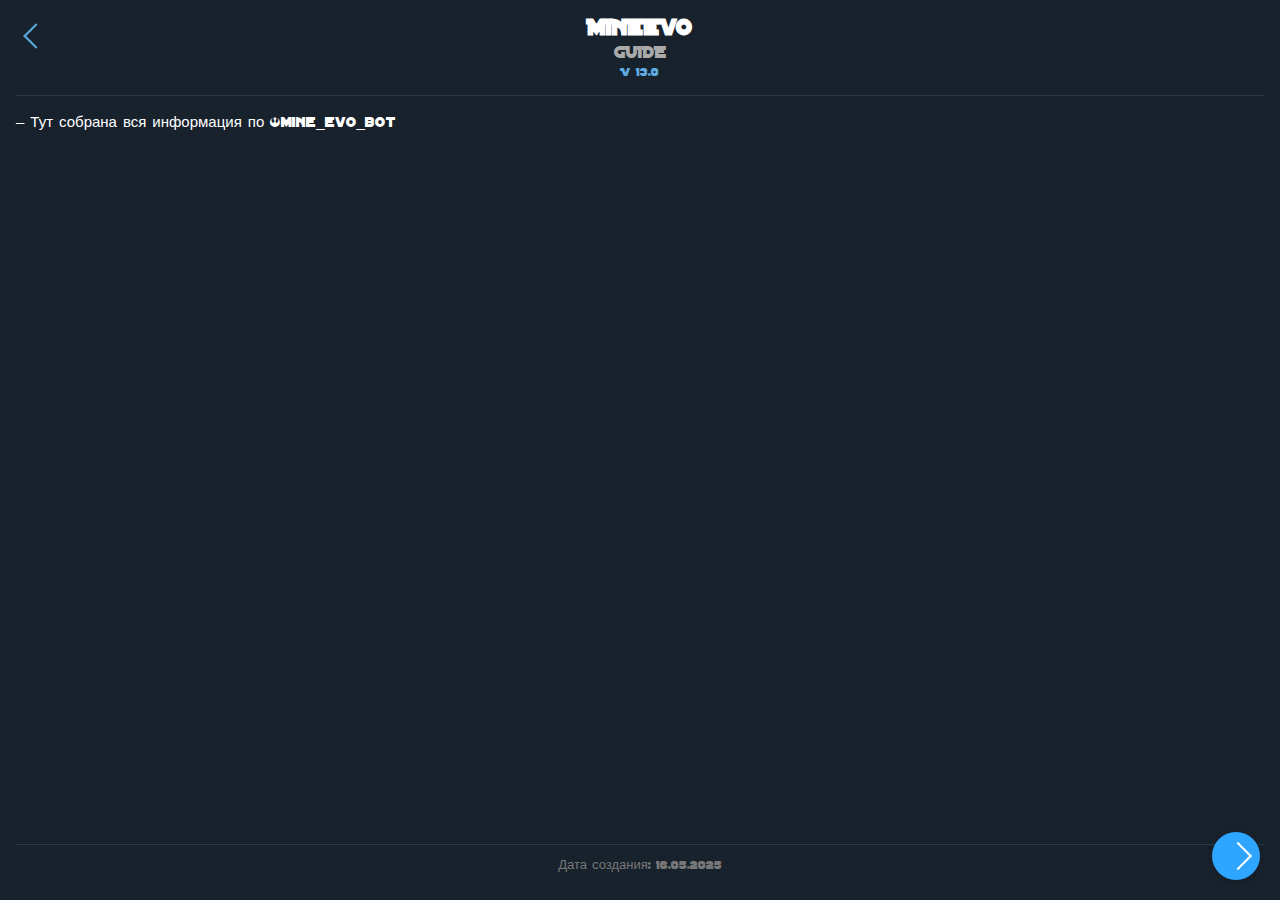
<file: main.html>
<!DOCTYPE html>
<html lang="ru">
<head>
    <meta charset="UTF-8">
    <meta name="viewport" content="width=device-width, initial-scale=1.0">
    <title>MINEEVO GUIDE</title>
    <script src="https://telegram.org/js/telegram-web-app.js"></script>
    <style>
        @font-face {
            font-family: 'MineevoFont';
            src: url('fonts/DISTGRG_.TTF') format('truetype');
        }
        
        body {
            font-family: 'MineevoFont', -apple-system, BlinkMacSystemFont, sans-serif;
            background: var(--tg-theme-bg-color, #18222d);
            color: var(--tg-theme-text-color, #ffffff);
            margin: 0;
            padding: 0;
            height: 100vh;
            display: flex;
            flex-direction: column;
        }
        
        .container {
            padding: 16px;
            flex: 1;
            display: flex;
            flex-direction: column;
        }
        
        .header {
            text-align: center;
            padding-bottom: 16px;
            border-bottom: 1px solid var(--tg-theme-secondary-bg-color, #2d3a48);
        }
        
        .title {
            font-size: 24px;
            font-weight: 700;
            margin-bottom: 4px;
        }
        
        .subtitle {
            font-size: 18px;
            color: var(--tg-theme-hint-color, #aaa);
        }
        
        .version {
            font-size: 13px;
            color: var(--tg-theme-link-color, #5eabe1);
            margin-top: 4px;
        }
        
        .content {
            flex: 1;
            padding: 16px 0;
            font-size: 15px;
            line-height: 1.4;
        }
        
        .footer {
            text-align: center;
            padding: 12px 0;
            font-size: 13px;
            color: var(--tg-theme-hint-color, #777);
            border-top: 1px solid var(--tg-theme-secondary-bg-color, #2d3a48);
        }
        
        .nav-button {
            position: absolute;
            bottom: 20px;
            right: 20px;
            width: 48px;
            height: 48px;
            background: var(--tg-theme-button-color, #2ea6ff);
            border-radius: 50%;
            display: flex;
            align-items: center;
            justify-content: center;
            box-shadow: 0 2px 8px rgba(0,0,0,0.2);
            transition: transform 0.2s;
        }
        
        .nav-button:active {
            transform: scale(0.95);
        }
        
        .arrow {
            width: 18px;
            height: 18px;
            border-top: 2px solid var(--tg-theme-button-text-color, #ffffff);
            border-right: 2px solid var(--tg-theme-button-text-color, #ffffff);
            transform: rotate(45deg);
            margin-right: -4px;
        }
        
        .back-button {
            position: absolute;
            top: 16px;
            left: 16px;
            width: 40px;
            height: 40px;
            display: flex;
            align-items: center;
            justify-content: center;
        }
        
        .back-arrow {
            width: 16px;
            height: 16px;
            border-top: 2px solid var(--tg-theme-link-color, #5eabe1);
            border-left: 2px solid var(--tg-theme-link-color, #5eabe1);
            transform: rotate(-45deg);
        }
    </style>
</head>
<body>
    <div class="container">
        <!-- Кнопка назад (можно скрыть на первой странице) -->
        <div class="back-button" onclick="goBack()">
            <div class="back-arrow"></div>
        </div>
        
        <div class="header">
            <div class="title">MINEEVO</div>
            <div class="subtitle">GUIDE</div>
            <div class="version">V 13.0</div>
        </div>
        
        <div class="content">
            – Тут собрана вся информация по @mine_evo_bot
        </div>
        
        <div class="footer">
            Дата создания: 16.05.2025
        </div>
    </div>
    
    <!-- Кнопка перехода вперед -->
    <div class="nav-button" onclick="navigateForward()">
        <div class="arrow"></div>
    </div>
    
    <script>
        // Инициализация WebApp
        Telegram.WebApp.ready();
        Telegram.WebApp.expand();
        
        // Устанавливаем цвет фона заголовка
        Telegram.WebApp.setHeaderColor('secondary_bg_color');
        
        // Навигация вперед
        function navigateForward() {
            // Вариант 1: Переход на другую HTML-страницу
            window.location.href = "page2.html";
            
            // Вариант 2: Динамическая загрузка контента (без перезагрузки)
            // loadNextPage();
        }
        
        // Навигация назад
        function goBack() {
            if (window.history.length > 1) {
                window.history.back();
            } else {
                Telegram.WebApp.close();
            }
        }
        
        // Для динамической загрузки контента:
        /*
        function loadNextPage() {
            fetch('content/page2.html')
                .then(response => response.text())
                .then(html => {
                    document.querySelector('.content').innerHTML = html;
                    // Прокрутка вверх
                    window.scrollTo(0, 0);
                });
        }
        */
    </script>
</body>
</html>
</file>
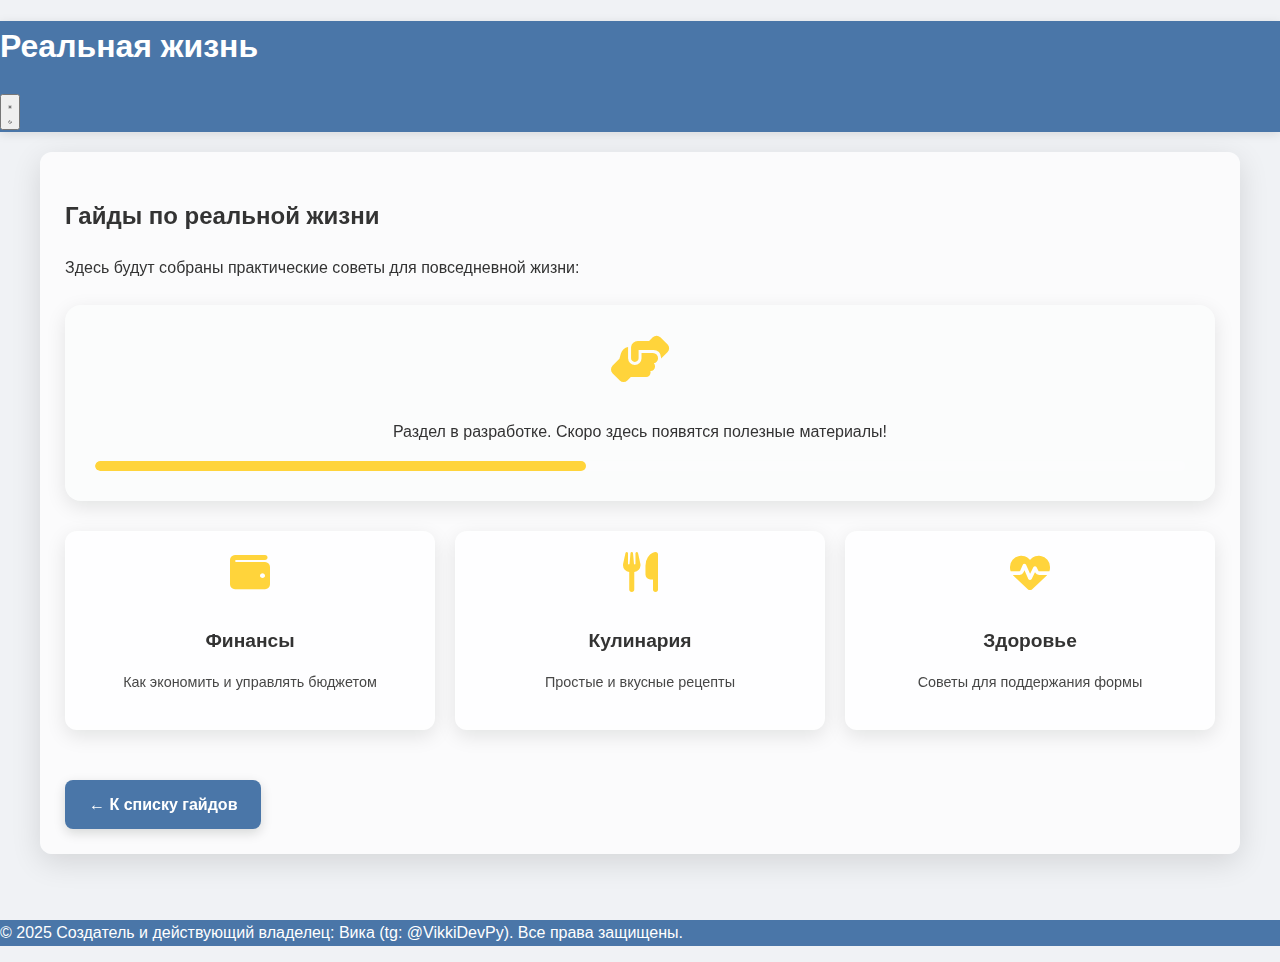
<file: real-life.html>
<!DOCTYPE html>
<html lang="ru">
<head>
    <meta charset="UTF-8">
    <meta name="viewport" content="width=device-width, initial-scale=1.0">
    <title>Реальная жизнь</title>
    <link rel="stylesheet" href="styles/main.css">
    <link rel="stylesheet" href="styles/theme.css">
    <link rel="stylesheet" href="https://cdnjs.cloudflare.com/ajax/libs/font-awesome/6.4.0/css/all.min.css">
</head>
<body>
    <header>
        <h1>Реальная жизнь</h1>
        <button class="theme-toggle" id="themeToggle" aria-label="Переключить тему">
            <img src="images/sun-icon.svg" alt="Светлая тема" class="icon icon-sun">
            <img src="images/moon-icon.svg" alt="Тёмная тема" class="icon icon-moon">
        </button>
    </header>
    
    <main class="container">
        <section class="section">
            <div class="content">
                <h2>Гайды по реальной жизни</h2>
                <p>Здесь будут собраны практические советы для повседневной жизни:</p>
                
                <div class="coming-soon">
                    <i class="fas fa-hands-helping fa-3x"></i>
                    <p>Раздел в разработке. Скоро здесь появятся полезные материалы!</p>
                    <div class="progress-container">
                        <div class="progress-bar" style="width: 45%;"></div>
                    </div>
                </div>
                
                <div class="preview-cards">
                    <div class="preview-card">
                        <i class="fas fa-wallet"></i>
                        <h3>Финансы</h3>
                        <p>Как экономить и управлять бюджетом</p>
                    </div>
                    <div class="preview-card">
                        <i class="fas fa-utensils"></i>
                        <h3>Кулинария</h3>
                        <p>Простые и вкусные рецепты</p>
                    </div>
                    <div class="preview-card">
                        <i class="fas fa-heartbeat"></i>
                        <h3>Здоровье</h3>
                        <p>Советы для поддержания формы</p>
                    </div>
                </div>
                
                <a href="guides-list.html" class="guide-button">← К списку гайдов</a>
            </div>
        </section>
    </main>
    
    <footer>
        <p>© 2025 Создатель и действующий владелец: Вика (tg: @VikkiDevPy). Все права защищены.</p>
    </footer>

    <script src="scripts/main.js"></script>
</body>
</html>
</file>
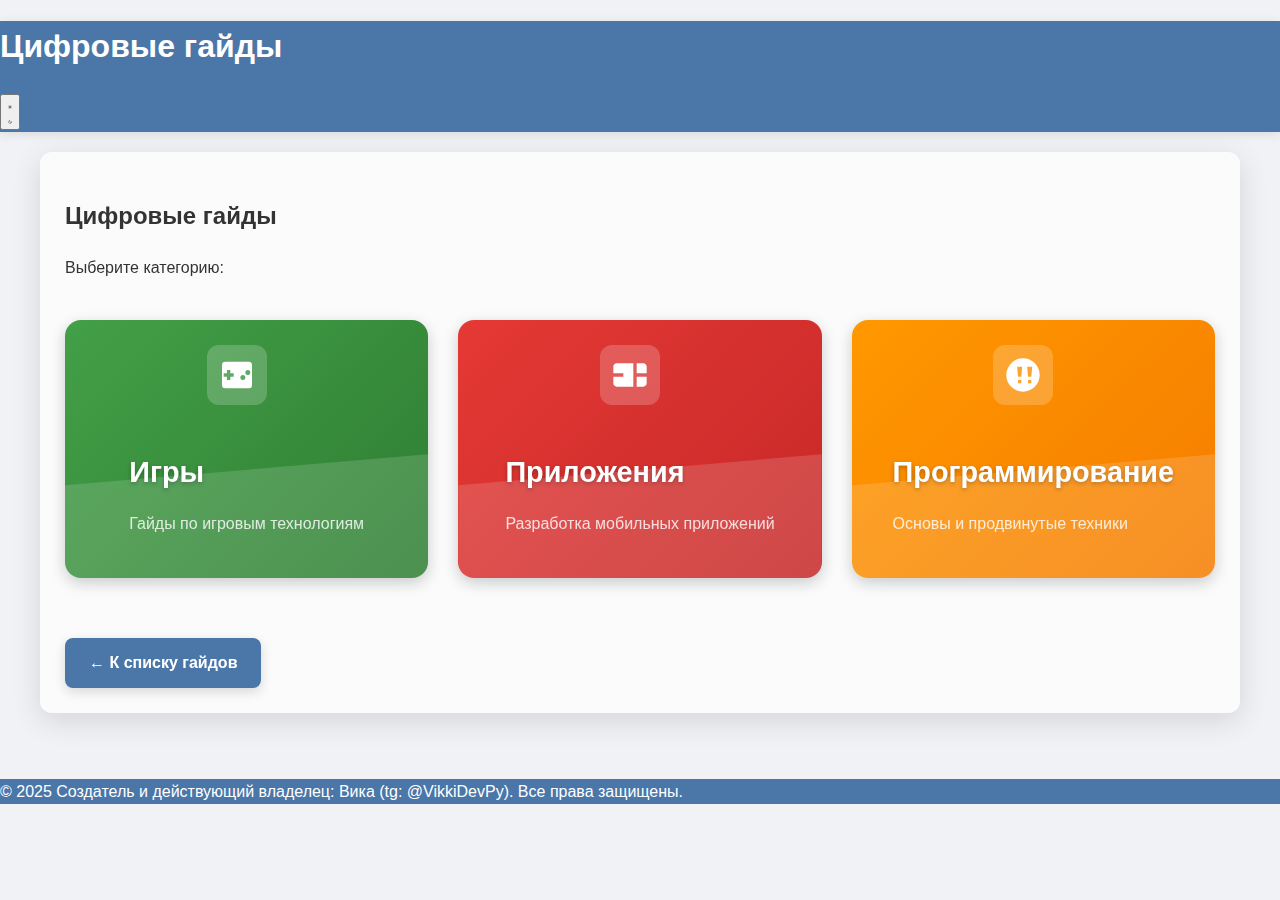
<file: virtual-guides.html>
<!DOCTYPE html>
<html lang="ru">
<head>
    <meta charset="UTF-8">
    <meta name="viewport" content="width=device-width, initial-scale=1.0">
    <title>Цифровые гайды</title>
    <link rel="stylesheet" href="styles/main.css">
    <link rel="stylesheet" href="styles/theme.css">
    <link rel="stylesheet" href="https://cdnjs.cloudflare.com/ajax/libs/font-awesome/6.4.0/css/all.min.css">
    <style>
        .guide-categories {
            display: grid;
            grid-template-columns: repeat(auto-fit, minmax(300px, 1fr));
            gap: 30px;
            margin: 40px 0;
        }

        .guide-category-button {
            position: relative;
            display: flex;
            align-items: center;
            padding: 25px;
            border-radius: 16px;
            overflow: hidden;
            text-decoration: none;
            transition: all 0.4s ease;
            min-height: 120px;
            box-shadow: 0 5px 15px rgba(0, 0, 0, 0.2);
            z-index: 1;
            border: none;
            cursor: pointer;
        }

        .guide-category-button .button-icon {
            width: 60px;
            height: 60px;
            margin-right: 20px;
            display: flex;
            align-items: center;
            justify-content: center;
            border-radius: 12px;
            background: rgba(255, 255, 255, 0.2);
            transition: transform 0.3s ease;
        }

        .guide-category-button .button-icon svg {
            width: 40px;
            height: 40px;
            fill: white;
        }

        .guide-category-button .button-content h3 {
            font-size: 1.8rem;
            margin-bottom: 5px;
            z-index: 2;
            color: white;
            text-shadow: 0 2px 4px rgba(0, 0, 0, 0.3);
        }

        .guide-category-button .button-content p {
            font-size: 1rem;
            opacity: 0.9;
            z-index: 2;
            color: rgba(255, 255, 255, 0.9);
        }

        .guide-category-button .button-wave {
            position: absolute;
            bottom: 0;
            left: 0;
            width: 100%;
            height: 60%;
            background: rgba(255, 255, 255, 0.15);
            clip-path: polygon(0 40%, 100% 20%, 100% 100%, 0% 100%);
            z-index: 1;
            transition: all 0.5s ease;
        }

        /* Зеленая кнопка для Игр */
        .guide-category-button.games {
            background: linear-gradient(135deg, #43a047 0%, #2e7d32 100%);
        }

        .guide-category-button.games:hover {
            transform: translateY(-8px);
            box-shadow: 0 15px 30px rgba(67, 160, 71, 0.4);
        }

        /* Красная кнопка для Приложений */
        .guide-category-button.apps {
            background: linear-gradient(135deg, #e53935 0%, #c62828 100%);
        }

        .guide-category-button.apps:hover {
            transform: translateY(-8px);
            box-shadow: 0 15px 30px rgba(229, 57, 53, 0.4);
        }

        /* Оранжевая кнопка для Программирования */
        .guide-category-button.programming {
            background: linear-gradient(135deg, #ff9800 0%, #f57c00 100%);
        }

        .guide-category-button.programming:hover {
            transform: translateY(-8px);
            box-shadow: 0 15px 30px rgba(255, 152, 0, 0.4);
        }

        /* Адаптация для мобильных */
        @media (max-width: 600px) {
            .guide-categories {
                grid-template-columns: 1fr;
            }
            
            .guide-category-button {
                padding: 20px;
            }
            
            .guide-category-button .button-icon {
                width: 50px;
                height: 50px;
                margin-right: 15px;
            }
            
            .guide-category-button .button-icon svg {
                width: 30px;
                height: 30px;
            }
            
            .guide-category-button .button-content h3 {
                font-size: 1.5rem;
            }
        }
    </style>
</head>
<body>
    <header>
        <h1>Цифровые гайды</h1>
        <button class="theme-toggle" id="themeToggle" aria-label="Переключить тему">
            <img src="images/sun-icon.svg" alt="Светлая тема" class="icon icon-sun">
            <img src="images/moon-icon.svg" alt="Тёмная тема" class="icon icon-moon">
        </button>
    </header>
    
    <main class="container">
        <section class="section">
            <div class="content">
                <h2>Цифровые гайды</h2>
                <p>Выберите категорию:</p>
                
                <div class="guide-categories">
                    <!-- Кнопка Игры -->
                    <a href="games.html" class="guide-category-button games">
                        <div class="button-icon">
                            <svg viewBox="0 0 24 24">
                                <!-- Иконка джойстика -->
                                <path d="M21 6a2 2 0 0 0-2-2H5a2 2 0 0 0-2 2v12a2 2 0 0 0 2 2h14a2 2 0 0 0 2-2V6zm-10 7H8v2H6v-2H4v-2h2V9h2v2h2v2zm4.5 2a1.5 1.5 0 1 1 0-3 1.5 1.5 0 0 1 0 3zm3-3a1.5 1.5 0 1 1 0-3 1.5 1.5 0 0 1 0 3z"/>
                            </svg>
                        </div>
                        <div class="button-content">
                            <h3>Игры</h3>
                            <p>Гайды по игровым технологиям</p>
                        </div>
                        <div class="button-wave"></div>
                    </a>
                    
                    <!-- Кнопка Приложения -->
                    <a href="apps.html" class="guide-category-button apps">
                        <div class="button-icon">
                            <svg viewBox="0 0 24 24">
                                <!-- Иконка приложений -->
                                <path d="M16 11V5h4c1.1 0 2 .9 2 2v4h-6zm4 8c1.1 0 2-.9 2-2v-4h-6v6h4zM14 5v14H4c-1.1 0-2-.9-2-2v-4h6V5h6zM2 9V7c0-1.1.9-2 2-2h4v6H2z"/>
                            </svg>
                        </div>
                        <div class="button-content">
                            <h3>Приложения</h3>
                            <p>Разработка мобильных приложений</p>
                        </div>
                        <div class="button-wave"></div>
                    </a>
                    
                    <!-- Кнопка Программирование -->
                    <a href="programming.html" class="guide-category-button programming">
                        <div class="button-icon">
                            <svg viewBox="0 0 24 24">
                                <!-- Иконка пришельца -->
                                <path d="M12 2C6.48 2 2 6.48 2 12s4.48 10 10 10 10-4.48 10-10S17.52 2 12 2zm-1 15h-2v-2h2v2zm0-4h-2l-.5-6h3l-.5 6zm6 4h-2v-2h2v2zm0-4h-2l-.5-6h3l-.5 6z"/>
                            </svg>
                        </div>
                        <div class="button-content">
                            <h3>Программирование</h3>
                            <p>Основы и продвинутые техники</p>
                        </div>
                        <div class="button-wave"></div>
                    </a>
                </div>
                
                <a href="guides-list.html" class="guide-button">← К списку гайдов</a>
            </div>
        </section>
    </main>
    
    <footer>
        <p>© 2025 Создатель и действующий владелец: Вика (tg: @VikkiDevPy). Все права защищены.</p>
    </footer>

    <script src="scripts/main.js"></script>
</body>
</html>
</file>
<file: styles/main.css>
body {
    font-family: 'Segoe UI', Tahoma, Geneva, Verdana, sans-serif;
    margin: 0;
    padding: 0;
    background-color: #f8f9fa;
    color: #333;
    line-height: 1.6;
}

.container {
    max-width: 1200px;
    margin: 0 auto;
    padding: 20px;
}

.header {
    display: flex;
    justify-content: space-between;
    align-items: center;
    margin-bottom: 40px;
}

.logo {
    display: flex;
    align-items: center;
}

.logo img {
    height: 40px;
    margin-right: 10px;
}

.logo-text h1 {
    margin: 0;
    font-size: 24px;
    color: #2c3e50;
}

.logo-text .domain {
    font-size: 14px;
    color: #7f8c8d;
}

.main-content {
    display: flex;
    gap: 50px;
}

.welcome-section {
    flex: 1;
}

.welcome-section h2 {
    font-size: 32px;
    color: #2c3e50;
    margin-bottom: 20px;
}

.welcome-image {
    width: 100%;
    max-width: 400px;
    border-radius: 8px;
    box-shadow: 0 4px 8px rgba(0,0,0,0.1);
}

.sidebar {
    width: 250px;
    background-color: white;
    border-radius: 8px;
    padding: 20px;
    box-shadow: 0 2px 5px rgba(0,0,0,0.1);
}

.sidebar-section {
    margin-bottom: 30px;
}

.sidebar-section h3 {
    font-size: 18px;
    color: #2c3e50;
    margin-top: 0;
    border-bottom: 1px solid #eee;
    padding-bottom: 10px;
}

.sidebar-section ul {
    list-style: none;
    padding: 0;
}

.sidebar-section li {
    margin-bottom: 10px;
}

.sidebar-section a {
    text-decoration: none;
    color: #7f8c8d;
    display: block;
    padding: 5px 0;
}

.sidebar-section a:hover {
    color: #3498db;
}

.action-button {
    display: block;
    text-align: center;
    background-color: #3498db;
    color: white;
    border: none;
    padding: 12px 20px;
    border-radius: 6px;
    cursor: pointer;
    font-weight: bold;
    width: 100%;
    font-size: 16px;
    margin-top: 10px;
    transition: background-color 0.3s;
    text-decoration: none;
}

.action-button:hover {
    background-color: #2980b9;
}

.telegram-link {
    display: flex;
    align-items: center;
    color: #3498db;
    text-decoration: none;
    margin-top: 15px;
}

.telegram-link img {
    width: 20px;
    margin-right: 8px;
}

@media (max-width: 768px) {
    .main-content {
        flex-direction: column;
    }
    
    .sidebar {
        width: auto;
    }
}
</file>
<file: styles/theme.css>
/* Светлая тема (по умолчанию) */
:root {
    --bg-color: #f0f2f5;
    --text-color: #333;
    --header-bg: #4a76a8;
    --header-text: #fff;
    --icon-primary: #ffd43b;
    --icon-secondary: #f8f9fa;
    --icon-hover: #ffec99;
    --content-bg: rgba(255, 255, 255, 0.7);
    --footer-bg: #4a76a8;
    /* Усиленные тени для светлой темы */
    --content-shadow: 0 8px 30px rgba(0, 0, 0, 0.12);
    --header-shadow: 0 2px 10px rgba(0, 0, 0, 0.1);
    --button-shadow: 0 4px 12px rgba(0, 0, 0, 0.15);
    --button-hover-shadow: 0 0 12px rgba(0, 0, 0, 0.25);
    --card-shadow: 0 6px 20px rgba(0, 0, 0, 0.1);
}

/* Темная тема */
.dark-theme {
    --bg-color: #1a1a2e;
    --text-color: #e6e6ff;
    --header-bg: #0f3460;
    --header-text: #e6e6ff;
    --icon-primary: #ffd43b;
    --icon-secondary: #1a1a2e;
    --icon-hover: #fff9db;
    --content-bg: rgba(26, 26, 46, 0.85);
    --footer-bg: #0f3460;
    /* Усиленные тени для темной темы */
    --content-shadow: 0 0 20px rgba(255, 255, 255, 0.25);
    --header-shadow: 0 2px 15px rgba(255, 255, 255, 0.2);
    --button-shadow: 0 0 12px rgba(255, 255, 255, 0.2);
    --button-hover-shadow: 0 0 20px rgba(255, 255, 255, 0.3);
    --content-border: 1px solid rgba(255, 255, 255, 0.1);
    --card-shadow: 0 0 15px rgba(255, 255, 255, 0.2);
}

body {
    background-color: var(--bg-color);
    color: var(--text-color);
    transition: background 0.5s, color 0.5s;
}

header {
    background-color: var(--header-bg);
    color: var(--header-text);
    box-shadow: var(--header-shadow);
}

.theme-toggle:hover {
    background-color: rgba(255, 255, 255, 0.1);
    transform: scale(1.1);
    box-shadow: var(--button-hover-shadow);
}

.icon-sun {
    fill: var(--icon-primary);
}

.icon-moon {
    fill: var(--icon-primary);
}

.dark-theme .icon-sun {
    opacity: 0;
    transform: rotate(90deg) scale(0.5);
}

.dark-theme .icon-moon {
    opacity: 1;
    transform: rotate(0) scale(1);
}

.content {
    background: var(--content-bg);
    backdrop-filter: blur(10px);
    box-shadow: var(--content-shadow);
    border: var(--content-border, none);
    border-radius: 12px;
    padding: 25px;
    margin-bottom: 30px;
}

footer {
    background-color: var(--footer-bg);
    color: var(--header-text);
}

/* Цвета кнопки для тем */
.guide-button {
    background-color: var(--header-bg);
    color: var(--header-text);
    box-shadow: var(--button-shadow);
    display: inline-block;
    padding: 12px 24px;
    border-radius: 8px;
    text-decoration: none;
    font-weight: bold;
    transition: all 0.3s ease;
    margin-top: 20px;
    border: none;
    cursor: pointer;
}

.guide-button:hover {
    transform: translateY(-3px);
    box-shadow: var(--button-hover-shadow);
    background-color: var(--icon-primary);
    color: var(--header-bg);
}

/* Фон для заглушки */
.coming-soon {
    background: rgba(255, 255, 255, 0.1);
    box-shadow: var(--card-shadow);
    border-radius: 16px;
    padding: 30px;
    margin: 25px 0;
    text-align: center;
}

/* Цвета кнопки "На главную" для темной темы */
.dark-theme .guide-button[href="index.html"] {
    border-color: var(--icon-primary);
    color: var(--icon-primary);
}

.dark-theme .guide-button[href="index.html"]:hover {
    background-color: var(--icon-primary);
    color: var(--header-bg);
}

/* Стили для категорий гайдов */
.guide-categories {
    display: grid;
    grid-template-columns: repeat(auto-fit, minmax(280px, 1fr));
    gap: 25px;
    margin: 30px 0;
}

.guide-category-button {
    position: relative;
    display: flex;
    flex-direction: column;
    padding: 25px;
    border-radius: 16px;
    overflow: hidden;
    text-decoration: none;
    transition: all 0.4s ease;
    min-height: 180px;
    box-shadow: var(--card-shadow);
    border: 2px solid transparent;
    z-index: 1;
}

.guide-category-button .button-icon {
    font-size: 2.5rem;
    margin-bottom: 15px;
    transition: transform 0.3s ease;
    z-index: 2;
}

.guide-category-button .button-content h3 {
    font-size: 1.5rem;
    margin-bottom: 10px;
    z-index: 2;
}

.guide-category-button .button-content p {
    font-size: 0.95rem;
    opacity: 0.9;
    z-index: 2;
}

.guide-category-button .button-wave {
    position: absolute;
    bottom: 0;
    left: 0;
    width: 100%;
    height: 60%;
    background: rgba(255, 255, 255, 0.15);
    clip-path: polygon(0 40%, 100% 20%, 100% 100%, 0% 100%);
    z-index: 1;
    transition: all 0.5s ease;
}

/* Стили для кнопки "Реальная жизнь" */
.guide-category-button.real-life {
    background: linear-gradient(135deg, #ff9a9e 0%, #fad0c4 100%);
    color: #5a1a1a;
}

.guide-category-button.real-life:hover {
    transform: translateY(-8px);
    box-shadow: 0 15px 30px rgba(255, 154, 158, 0.4);
}

.guide-category-button.real-life:hover .button-icon {
    transform: scale(1.2) rotate(-5deg);
}

.guide-category-button.real-life:hover .button-wave {
    height: 80%;
}

/* Стили для кнопки "Цифровые гайды" */
.guide-category-button.digital {
    background: linear-gradient(135deg, #a1c4fd 0%, #c2e9fb 100%);
    color: #0d3a69;
}

.guide-category-button.digital:hover {
    transform: translateY(-8px);
    box-shadow: 0 15px 30px rgba(161, 196, 253, 0.4);
}

.guide-category-button.digital:hover .button-icon {
    transform: scale(1.2) rotate(5deg);
}

.guide-category-button.digital:hover .button-wave {
    height: 80%;
}

/* Тёмная тема для кнопок категорий */
.dark-theme .guide-category-button.real-life {
    background: linear-gradient(135deg, #c76c6f 0%, #e8c9c1 100%);
    color: #2a0f0f;
}

.dark-theme .guide-category-button.digital {
    background: linear-gradient(135deg, #7d9ed8 0%, #a2d3e6 100%);
    color: #0a1e36;
}

.dark-theme .guide-category-button .button-wave {
    background: rgba(0, 0, 0, 0.15);
}

/* Улучшаем читаемость текста в темной теме */
.dark-theme .guide-category-button .button-content h3,
.dark-theme .guide-category-button .button-content p {
    text-shadow: 0 1px 2px rgba(0, 0, 0, 0.3);
}

/* Стили для карточек предпросмотра */
.preview-cards {
    display: grid;
    grid-template-columns: repeat(auto-fit, minmax(200px, 1fr));
    gap: 20px;
    margin: 30px 0;
}

.preview-card {
    background: rgba(255, 255, 255, 0.15);
    border-radius: 12px;
    padding: 20px;
    text-align: center;
    transition: all 0.3s ease;
    backdrop-filter: blur(5px);
    border: 1px solid rgba(255, 255, 255, 0.1);
    box-shadow: var(--card-shadow);
}

.preview-card:hover {
    transform: translateY(-5px);
    box-shadow: 0 10px 30px rgba(0, 0, 0, 0.2);
    background: rgba(255, 255, 255, 0.25);
}

.preview-card i {
    font-size: 2.5rem;
    margin-bottom: 15px;
    color: var(--icon-primary);
}

.preview-card h3 {
    margin-bottom: 10px;
    font-size: 1.2rem;
}

.preview-card p {
    font-size: 0.9rem;
    opacity: 0.9;
}

/* Прогресс-бар */
.progress-container {
    width: 100%;
    height: 10px;
    background: rgba(255, 255, 255, 0.2);
    border-radius: 5px;
    margin-top: 15px;
    overflow: hidden;
}

.progress-bar {
    height: 100%;
    background: var(--icon-primary);
    border-radius: 5px;
    transition: width 0.5s ease;
}

/* Иконки для заглушки */
.coming-soon i {
    margin-bottom: 20px;
    color: var(--icon-primary);
}

/* Адаптация для мобильных */
@media (max-width: 600px) {
    .guide-categories {
        grid-template-columns: 1fr;
    }
    
    .preview-cards {
        grid-template-columns: 1fr;
    }
    
    .coming-soon {
        padding: 20px;
    }
    
    .guide-category-button {
        min-height: 160px;
        padding: 20px;
    }
}
</file>
<file: styles/intro.css>
body {
    font-family: 'Segoe UI', Tahoma, Geneva, Verdana, sans-serif;
    margin: 0;
    padding: 0;
    background-color: #f5f5f5;
    color: #333;
    line-height: 1.6;
}

.container {
    max-width: 1200px;
    margin: 0 auto;
    padding: 0 20px;
}

.header {
    background-color: #fff;
    box-shadow: 0 2px 5px rgba(0,0,0,0.1);
    padding: 15px 0;
}

.header-top {
    display: flex;
    justify-content: space-between;
    align-items: center;
    margin-bottom: 15px;
}

.header h1 {
    margin: 0;
    font-size: 24px;
    color: #2c3e50;
}

.breadcrumbs {
    font-size: 14px;
    color: #7f8c8d;
}

.breadcrumbs a {
    color: #3498db;
    text-decoration: none;
}

.breadcrumbs a:hover {
    text-decoration: underline;
}

.navbar {
    display: flex;
    gap: 20px;
}

.navbar a {
    text-decoration: none;
    color: #2c3e50;
    font-weight: 500;
    padding: 5px 0;
}

.navbar a:hover {
    color: #3498db;
}

.content-wrapper {
    display: flex;
    margin-top: 20px;
    gap: 30px;
}

.sidebar {
    width: 250px;
    background-color: #fff;
    border-radius: 5px;
    padding: 20px;
    box-shadow: 0 2px 5px rgba(0,0,0,0.1);
}

.sidebar h3 {
    margin-top: 0;
    font-size: 18px;
    color: #2c3e50;
    border-bottom: 1px solid #eee;
    padding-bottom: 10px;
}

.sidebar ul {
    list-style: none;
    padding: 0;
    margin: 20px 0;
}

.sidebar li {
    margin-bottom: 10px;
}

.sidebar a {
    text-decoration: none;
    color: #7f8c8d;
    display: block;
    padding: 5px 0;
}

.sidebar a.active {
    color: #3498db;
    font-weight: 500;
}

.sidebar a:hover:not(.active) {
    color: #2c3e50;
}

.sidebar-footer {
    margin-top: 30px;
}

.telegram-link {
    display: block;
    margin-bottom: 15px;
    color: #3498db;
    text-decoration: none;
}

.telegram-link:hover {
    text-decoration: underline;
}

.action-button {
    background-color: #3498db;
    color: white;
    border: none;
    padding: 10px 15px;
    border-radius: 5px;
    cursor: pointer;
    font-weight: 500;
    width: 100%;
    text-align: center;
    display: block;
    text-decoration: none;
}

.action-button:hover {
    background-color: #2980b9;
}

.main-content {
    flex: 1;
    background-color: #fff;
    border-radius: 5px;
    padding: 25px;
    box-shadow: 0 2px 5px rgba(0,0,0,0.1);
}

.main-content h2 {
    margin-top: 0;
    color: #2c3e50;
}

.version {
    color: #7f8c8d;
    font-size: 14px;
    margin-bottom: 20px;
}

.main-content h3 {
    color: #2c3e50;
    margin-top: 25px;
}

.main-content p {
    margin-bottom: 15px;
}

@media (max-width: 768px) {
    .content-wrapper {
        flex-direction: column;
    }
    
    .sidebar {
        width: auto;
        margin-bottom: 20px;
    }
}
</file>
